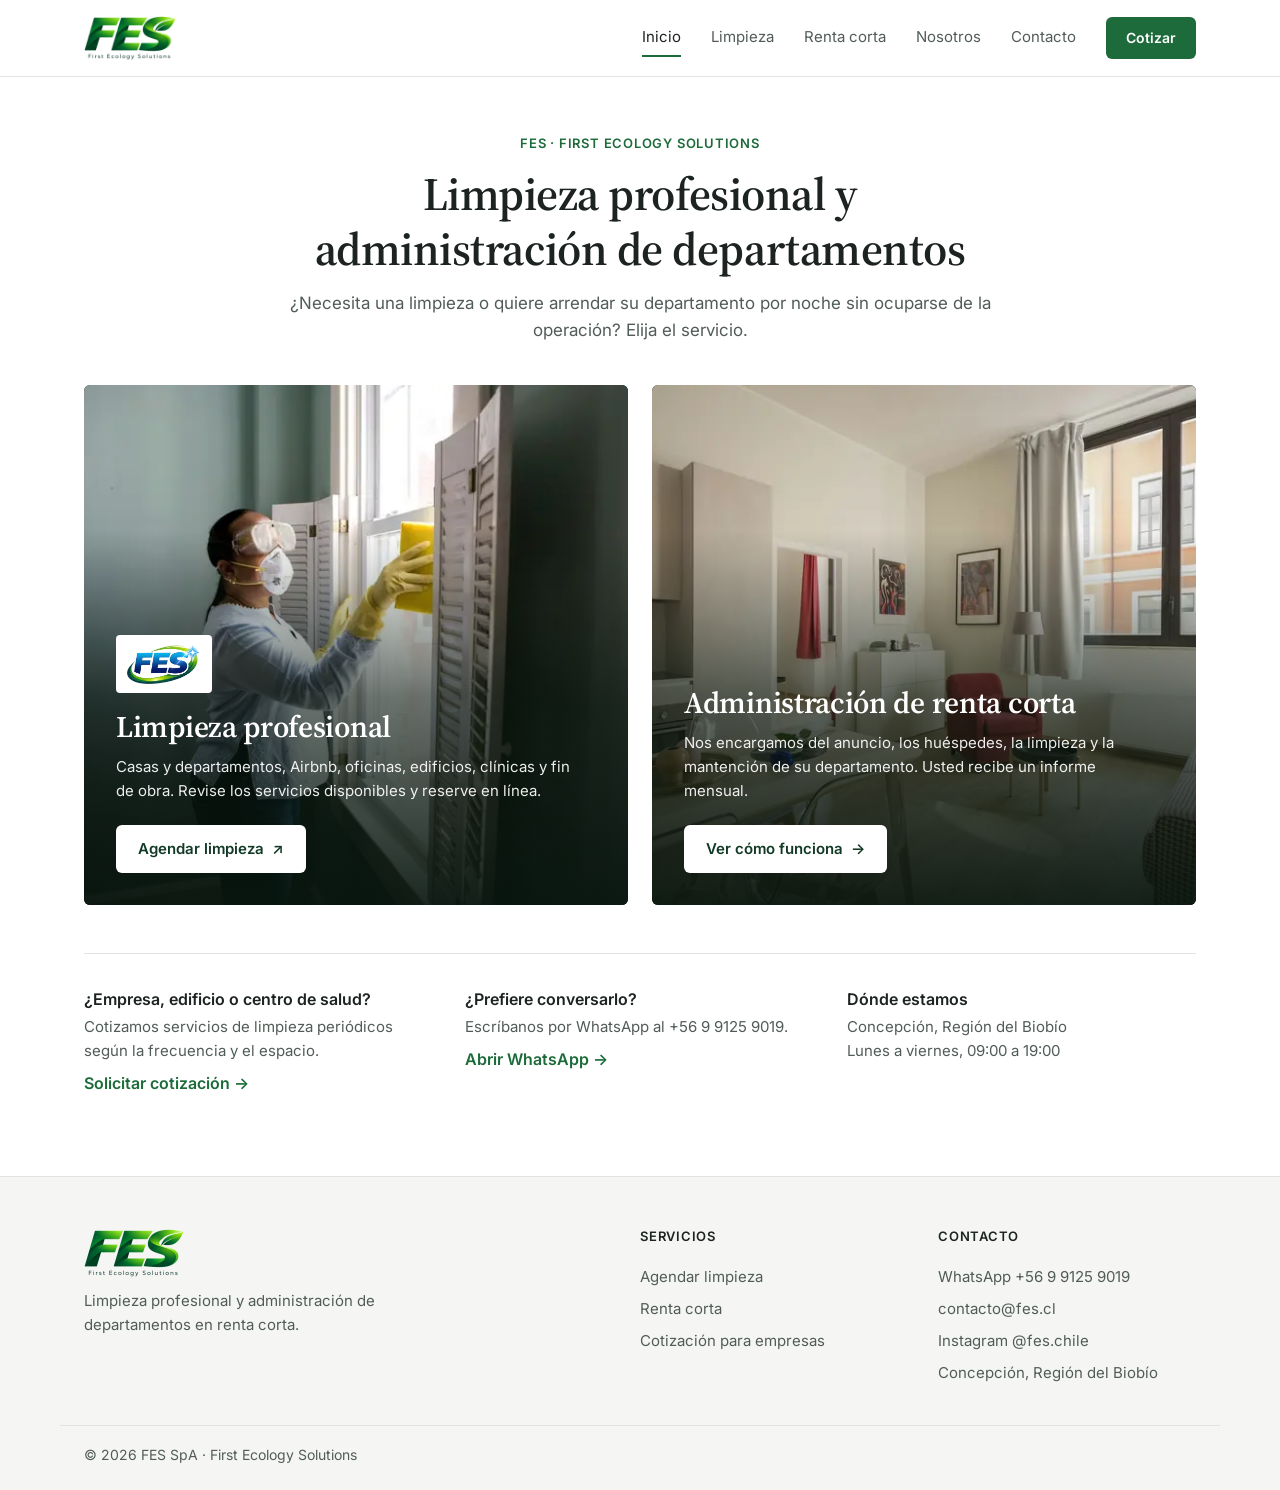
<file: index.html>
<!DOCTYPE html>
<html lang="es-CL">
<head>
  <meta charset="UTF-8" />
  <meta name="viewport" content="width=device-width, initial-scale=1.0" />
  <title>FES | Limpieza profesional y administración de renta corta en Concepción</title>
  <meta name="description" content="Agende una limpieza profesional en línea o deje la administración de su departamento en renta corta en manos de FES. Concepción, Región del Biobío." />
  <link rel="canonical" href="https://fes-web.renatocarrasco2007.workers.dev/" />
  <meta name="theme-color" content="#123a26" />
  <meta property="og:type" content="website" />
  <meta property="og:locale" content="es_CL" />
  <meta property="og:site_name" content="FES · First Ecology Solutions" />
  <meta property="og:title" content="FES | Limpieza profesional y administración de renta corta" />
  <meta property="og:description" content="Agende una limpieza en línea o solicite la evaluación de su departamento para renta corta." />
  <meta property="og:url" content="https://fes-web.renatocarrasco2007.workers.dev/" />
  <meta property="og:image" content="https://fes-web.renatocarrasco2007.workers.dev/assets/og-image.jpg" />
  <meta property="og:image:width" content="1200" />
  <meta property="og:image:height" content="630" />
  <meta name="twitter:card" content="summary_large_image" />
  <link rel="icon" type="image/png" sizes="48x48" href="assets/favicon-48.png" />
  <link rel="apple-touch-icon" href="assets/apple-touch-icon.png" />
  <link rel="preconnect" href="https://fonts.googleapis.com" />
  <link rel="preconnect" href="https://fonts.gstatic.com" crossorigin />
  <link href="https://fonts.googleapis.com/css2?family=Inter:wght@400;500;600&family=Source+Serif+4:opsz,wght@8..60,600&display=swap" rel="stylesheet" />
  <link rel="stylesheet" href="styles.css" />
  <link rel="preload" as="image" type="image/webp" href="assets/img/limpieza-800.webp" imagesrcset="assets/img/limpieza-800.webp 800w, assets/img/limpieza-1600.webp 1600w" imagesizes="(max-width: 800px) 100vw, 560px" />
</head>
<body>
  <a class="skip-link" href="#contenido">Saltar al contenido</a>

  <header class="header">
    <div class="container header__inner">
      <a href="index.html" class="header__logo" aria-label="FES, ir al inicio">
        <picture>
          <source srcset="assets/logo-fes.webp" type="image/webp" />
          <img src="assets/logo-fes.png" alt="FES First Ecology Solutions" width="400" height="192" />
        </picture>
      </a>
      <button class="nav-toggle" id="navToggle" type="button" aria-label="Abrir menú" aria-expanded="false" aria-controls="nav">
        <span></span><span></span><span></span>
      </button>
      <nav class="nav" id="nav" aria-label="Principal">
        <a href="index.html" aria-current="page">Inicio</a>
        <a href="https://www.tuu.cl/fes" data-link="booking" target="_blank" rel="noopener">Limpieza<span class="sr-only"> (abre la agenda en una pestaña nueva)</span></a>
        <a href="renta-corta.html">Renta corta</a>
        <a href="nosotros.html">Nosotros</a>
        <a href="contacto.html">Contacto</a>
        <a href="contacto.html" class="btn btn--primary btn--sm nav__cta">Cotizar</a>
      </nav>
    </div>
  </header>

  <main id="contenido">
    <section class="home">
      <div class="container">
        <div class="home__intro">
          <p class="kicker">FES · First Ecology Solutions</p>
          <h1>Limpieza profesional y administración de departamentos</h1>
          <p class="home__lead">¿Necesita una limpieza o quiere arrendar su departamento por noche sin ocuparse de la operación? Elija el servicio.</p>
        </div>

        <div class="choices">
          <a href="https://www.tuu.cl/fes" data-link="booking" target="_blank" rel="noopener" class="choice">
            <picture>
              <source type="image/webp" srcset="assets/img/limpieza-800.webp 800w, assets/img/limpieza-1600.webp 1600w" sizes="(max-width: 800px) 100vw, 560px" />
              <img src="assets/img/limpieza.jpg" alt="" width="1200" height="800" fetchpriority="high" />
            </picture>
            <div class="choice__body">
              <picture>
                <source srcset="assets/logo-limpieza.webp" type="image/webp" />
                <img class="choice__logo" src="assets/logo-limpieza.png" alt="" width="300" height="163" />
              </picture>
              <h2>Limpieza profesional</h2>
              <p>Casas y departamentos, Airbnb, oficinas, edificios, clínicas y fin de obra. Revise los servicios disponibles y reserve en línea.</p>
              <span class="choice__btn">Agendar limpieza <span aria-hidden="true">↗</span></span>
              <span class="sr-only"> (abre la agenda de FES en Tuu, en una pestaña nueva)</span>
            </div>
          </a>

          <a href="renta-corta.html" class="choice">
            <picture>
              <source type="image/webp" srcset="assets/img/renta-corta-800.webp 800w, assets/img/renta-corta-1600.webp 1600w" sizes="(max-width: 800px) 100vw, 560px" />
              <img src="assets/img/renta-corta.jpg" alt="" width="1200" height="800" />
            </picture>
            <div class="choice__body">
              <h2>Administración de renta corta</h2>
              <p>Nos encargamos del anuncio, los huéspedes, la limpieza y la mantención de su departamento. Usted recibe un informe mensual.</p>
              <span class="choice__btn">Ver cómo funciona <span aria-hidden="true">→</span></span>
            </div>
          </a>
        </div>

        <div class="home__extra">
          <div>
            <h2>¿Empresa, edificio o centro de salud?</h2>
            <p>Cotizamos servicios de limpieza periódicos según la frecuencia y el espacio.</p>
            <a href="contacto.html?servicio=empresa" class="link-arrow">Solicitar cotización</a>
          </div>
          <div data-show-if="whatsapp">
            <h2>¿Prefiere conversarlo?</h2>
            <p>Escríbanos por WhatsApp al <span data-text="whatsappLabel"></span>.</p>
            <a href="#" data-link="whatsapp" target="_blank" rel="noopener" class="link-arrow">Abrir WhatsApp<span class="sr-only"> (pestaña nueva)</span></a>
          </div>
          <div data-show-if="location hours">
            <h2>Dónde estamos</h2>
            <p><span data-text="location"></span><br /><span data-text="hours"></span></p>
          </div>
        </div>
      </div>
    </section>
  </main>

  <footer class="footer">
    <div class="container footer__inner">
      <div class="footer__brand">
        <picture>
          <source srcset="assets/logo-fes.webp" type="image/webp" />
          <img src="assets/logo-fes.png" alt="FES First Ecology Solutions" width="400" height="192" loading="lazy" />
        </picture>
        <p>Limpieza profesional y administración de departamentos en renta corta.</p>
      </div>
      <nav aria-label="Servicios">
        <h2>Servicios</h2>
        <a href="https://www.tuu.cl/fes" data-link="booking" target="_blank" rel="noopener">Agendar limpieza<span class="sr-only"> (pestaña nueva)</span></a>
        <a href="renta-corta.html">Renta corta</a>
        <a href="contacto.html?servicio=empresa">Cotización para empresas</a>
      </nav>
      <div>
        <h2>Contacto</h2>
        <a href="#" data-link="whatsapp" target="_blank" rel="noopener">WhatsApp <span data-text="whatsappLabel"></span></a>
        <a href="#" data-link="email"><span data-text="email"></span></a>
        <a href="#" data-link="instagram" target="_blank" rel="noopener">Instagram <span data-text="instagramLabel"></span></a>
        <p data-show-if="location" data-text="location"></p>
      </div>
    </div>
    <div class="container footer__bottom">© <span data-year></span> FES SpA · First Ecology Solutions</div>
  </footer>

  <script src="config.js"></script>
  <script src="script.js"></script>
</body>
</html>
</file>
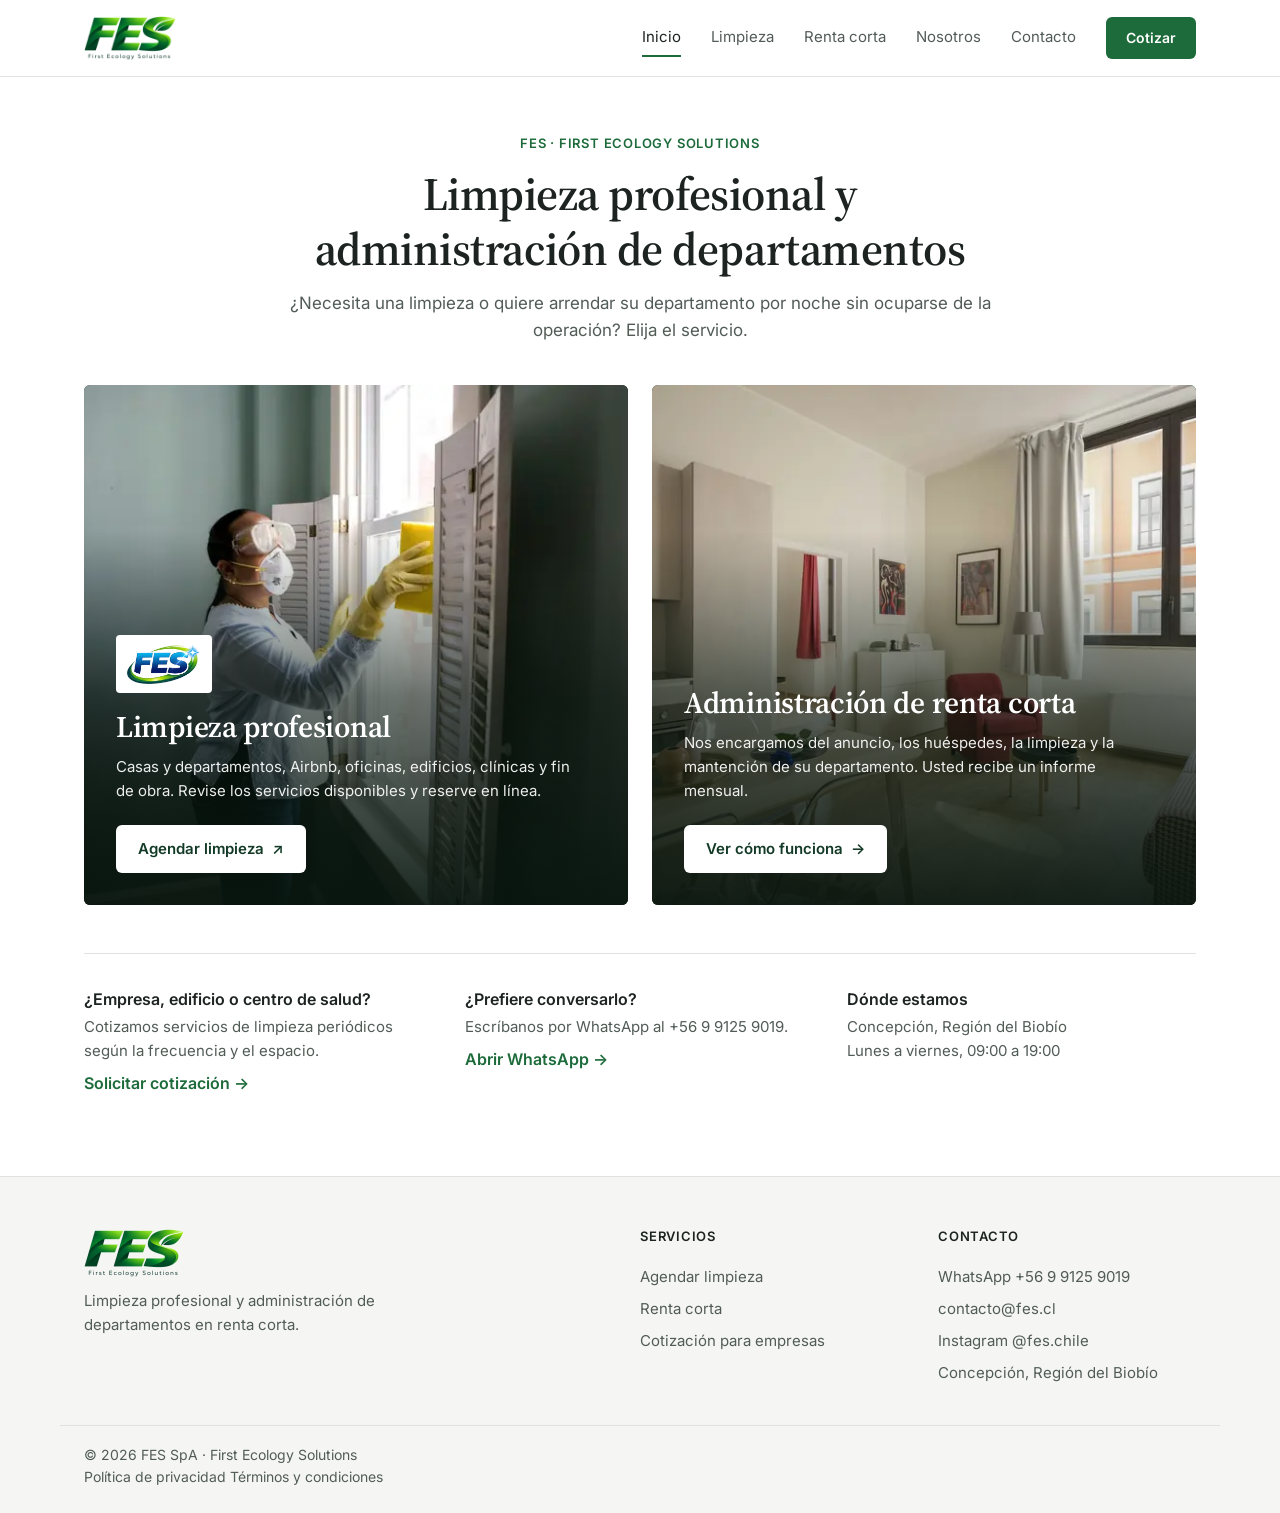
<file: public/index.html>
<!DOCTYPE html>
<html lang="es-CL">
<head>
  <meta charset="UTF-8" />
  <meta name="viewport" content="width=device-width, initial-scale=1.0" />
  <title>FES | Limpieza profesional y administración de renta corta en Concepción</title>
  <meta name="description" content="Agende una limpieza profesional en línea o deje la administración de su departamento en renta corta en manos de FES. Concepción, Región del Biobío." />
  <link rel="canonical" href="https://fesspa.cl/" />
  <meta name="theme-color" content="#123a26" />
  <meta property="og:type" content="website" />
  <meta property="og:locale" content="es_CL" />
  <meta property="og:site_name" content="FES · First Ecology Solutions" />
  <meta property="og:title" content="FES | Limpieza profesional y administración de renta corta" />
  <meta property="og:description" content="Agende una limpieza en línea o solicite la evaluación de su departamento para renta corta." />
  <meta property="og:url" content="https://fesspa.cl/" />
  <meta property="og:image" content="https://fesspa.cl/assets/og-image.jpg" />
  <meta property="og:image:width" content="1200" />
  <meta property="og:image:height" content="630" />
  <meta name="twitter:card" content="summary_large_image" />
  <link rel="icon" type="image/png" sizes="48x48" href="/assets/favicon-48.png" />
  <link rel="apple-touch-icon" href="/assets/apple-touch-icon.png" />
  <link rel="preconnect" href="https://fonts.googleapis.com" />
  <link rel="preconnect" href="https://fonts.gstatic.com" crossorigin />
  <link href="https://fonts.googleapis.com/css2?family=Inter:wght@400;500;600&family=Source+Serif+4:opsz,wght@8..60,600&display=swap" rel="stylesheet" />
  <link rel="stylesheet" href="/styles.css" />
  <link rel="preload" as="image" type="image/webp" href="/assets/img/limpieza-800.webp" imagesrcset="/assets/img/limpieza-800.webp 800w, /assets/img/limpieza-1600.webp 1600w" imagesizes="(max-width: 800px) 100vw, 560px" />
</head>
<body>
  <a class="skip-link" href="#contenido">Saltar al contenido</a>

  <header class="header">
    <div class="container header__inner">
      <a href="/" class="header__logo" aria-label="FES, ir al inicio">
        <picture>
          <source srcset="/assets/logo-fes.webp" type="image/webp" />
          <img src="/assets/logo-fes.png" alt="FES First Ecology Solutions" width="400" height="192" />
        </picture>
      </a>
      <button class="nav-toggle" id="navToggle" type="button" aria-label="Abrir menú" aria-expanded="false" aria-controls="nav">
        <span></span><span></span><span></span>
      </button>
      <nav class="nav" id="nav" aria-label="Principal">
        <a href="/" aria-current="page">Inicio</a>
        <a href="https://www.tuu.cl/fes" data-link="booking" target="_blank" rel="noopener">Limpieza<span class="sr-only"> (abre la agenda en una pestaña nueva)</span></a>
        <a href="/renta-corta">Renta corta</a>
        <a href="/nosotros">Nosotros</a>
        <a href="/contacto">Contacto</a>
        <a href="/contacto" class="btn btn--primary btn--sm nav__cta">Cotizar</a>
      </nav>
    </div>
  </header>

  <main id="contenido">
    <section class="home">
      <div class="container">
        <div class="home__intro">
          <p class="kicker">FES · First Ecology Solutions</p>
          <h1>Limpieza profesional y administración de departamentos</h1>
          <p class="home__lead">¿Necesita una limpieza o quiere arrendar su departamento por noche sin ocuparse de la operación? Elija el servicio.</p>
        </div>

        <div class="choices">
          <a href="https://www.tuu.cl/fes" data-link="booking" target="_blank" rel="noopener" class="choice">
            <picture>
              <source type="image/webp" srcset="/assets/img/limpieza-800.webp 800w, /assets/img/limpieza-1600.webp 1600w" sizes="(max-width: 800px) 100vw, 560px" />
              <img src="/assets/img/limpieza.jpg" alt="" width="1200" height="800" fetchpriority="high" />
            </picture>
            <div class="choice__body">
              <picture>
                <source srcset="/assets/logo-limpieza.webp" type="image/webp" />
                <img class="choice__logo" src="/assets/logo-limpieza.png" alt="" width="300" height="163" />
              </picture>
              <h2>Limpieza profesional</h2>
              <p>Casas y departamentos, Airbnb, oficinas, edificios, clínicas y fin de obra. Revise los servicios disponibles y reserve en línea.</p>
              <span class="choice__btn">Agendar limpieza <span aria-hidden="true">↗</span></span>
              <span class="sr-only"> (abre la agenda de FES en Tuu, en una pestaña nueva)</span>
            </div>
          </a>

          <a href="/renta-corta" class="choice">
            <picture>
              <source type="image/webp" srcset="/assets/img/renta-corta-800.webp 800w, /assets/img/renta-corta-1600.webp 1600w" sizes="(max-width: 800px) 100vw, 560px" />
              <img src="/assets/img/renta-corta.jpg" alt="" width="1200" height="800" />
            </picture>
            <div class="choice__body">
              <h2>Administración de renta corta</h2>
              <p>Nos encargamos del anuncio, los huéspedes, la limpieza y la mantención de su departamento. Usted recibe un informe mensual.</p>
              <span class="choice__btn">Ver cómo funciona <span aria-hidden="true">→</span></span>
            </div>
          </a>
        </div>

        <div class="home__extra">
          <div>
            <h2>¿Empresa, edificio o centro de salud?</h2>
            <p>Cotizamos servicios de limpieza periódicos según la frecuencia y el espacio.</p>
            <a href="/contacto?servicio=empresa" class="link-arrow">Solicitar cotización</a>
          </div>
          <div data-show-if="whatsapp">
            <h2>¿Prefiere conversarlo?</h2>
            <p>Escríbanos por WhatsApp al <span data-text="whatsappLabel"></span>.</p>
            <a href="#" data-link="whatsapp" target="_blank" rel="noopener" class="link-arrow">Abrir WhatsApp<span class="sr-only"> (pestaña nueva)</span></a>
          </div>
          <div data-show-if="location hours">
            <h2>Dónde estamos</h2>
            <p><span data-text="location"></span><br /><span data-text="hours"></span></p>
          </div>
        </div>
      </div>
    </section>
  </main>

  <footer class="footer">
    <div class="container footer__inner">
      <div class="footer__brand">
        <picture>
          <source srcset="/assets/logo-fes.webp" type="image/webp" />
          <img src="/assets/logo-fes.png" alt="FES First Ecology Solutions" width="400" height="192" loading="lazy" />
        </picture>
        <p>Limpieza profesional y administración de departamentos en renta corta.</p>
      </div>
      <nav aria-label="Servicios">
        <h2>Servicios</h2>
        <a href="https://www.tuu.cl/fes" data-link="booking" target="_blank" rel="noopener">Agendar limpieza<span class="sr-only"> (pestaña nueva)</span></a>
        <a href="/renta-corta">Renta corta</a>
        <a href="/contacto?servicio=empresa">Cotización para empresas</a>
      </nav>
      <div>
        <h2>Contacto</h2>
        <a href="#" data-link="whatsapp" target="_blank" rel="noopener">WhatsApp <span data-text="whatsappLabel"></span></a>
        <a href="#" data-link="email"><span data-text="email"></span></a>
        <a href="#" data-link="instagram" target="_blank" rel="noopener">Instagram <span data-text="instagramLabel"></span></a>
        <p data-show-if="location" data-text="location"></p>
      </div>
    </div>
    <div class="container footer__bottom footer__legal">
      <p>© <span data-year></span> FES SpA · First Ecology Solutions<span data-show-if="rut"> · RUT <span data-text="rut"></span></span></p>
      <nav aria-label="Información legal">
        <a href="/privacidad">Política de privacidad</a>
        <a href="/terminos">Términos y condiciones</a>
      </nav>
    </div>
  </footer>

  <script src="/config.js"></script>
  <script src="/script.js"></script>
</body>
</html>
</file>
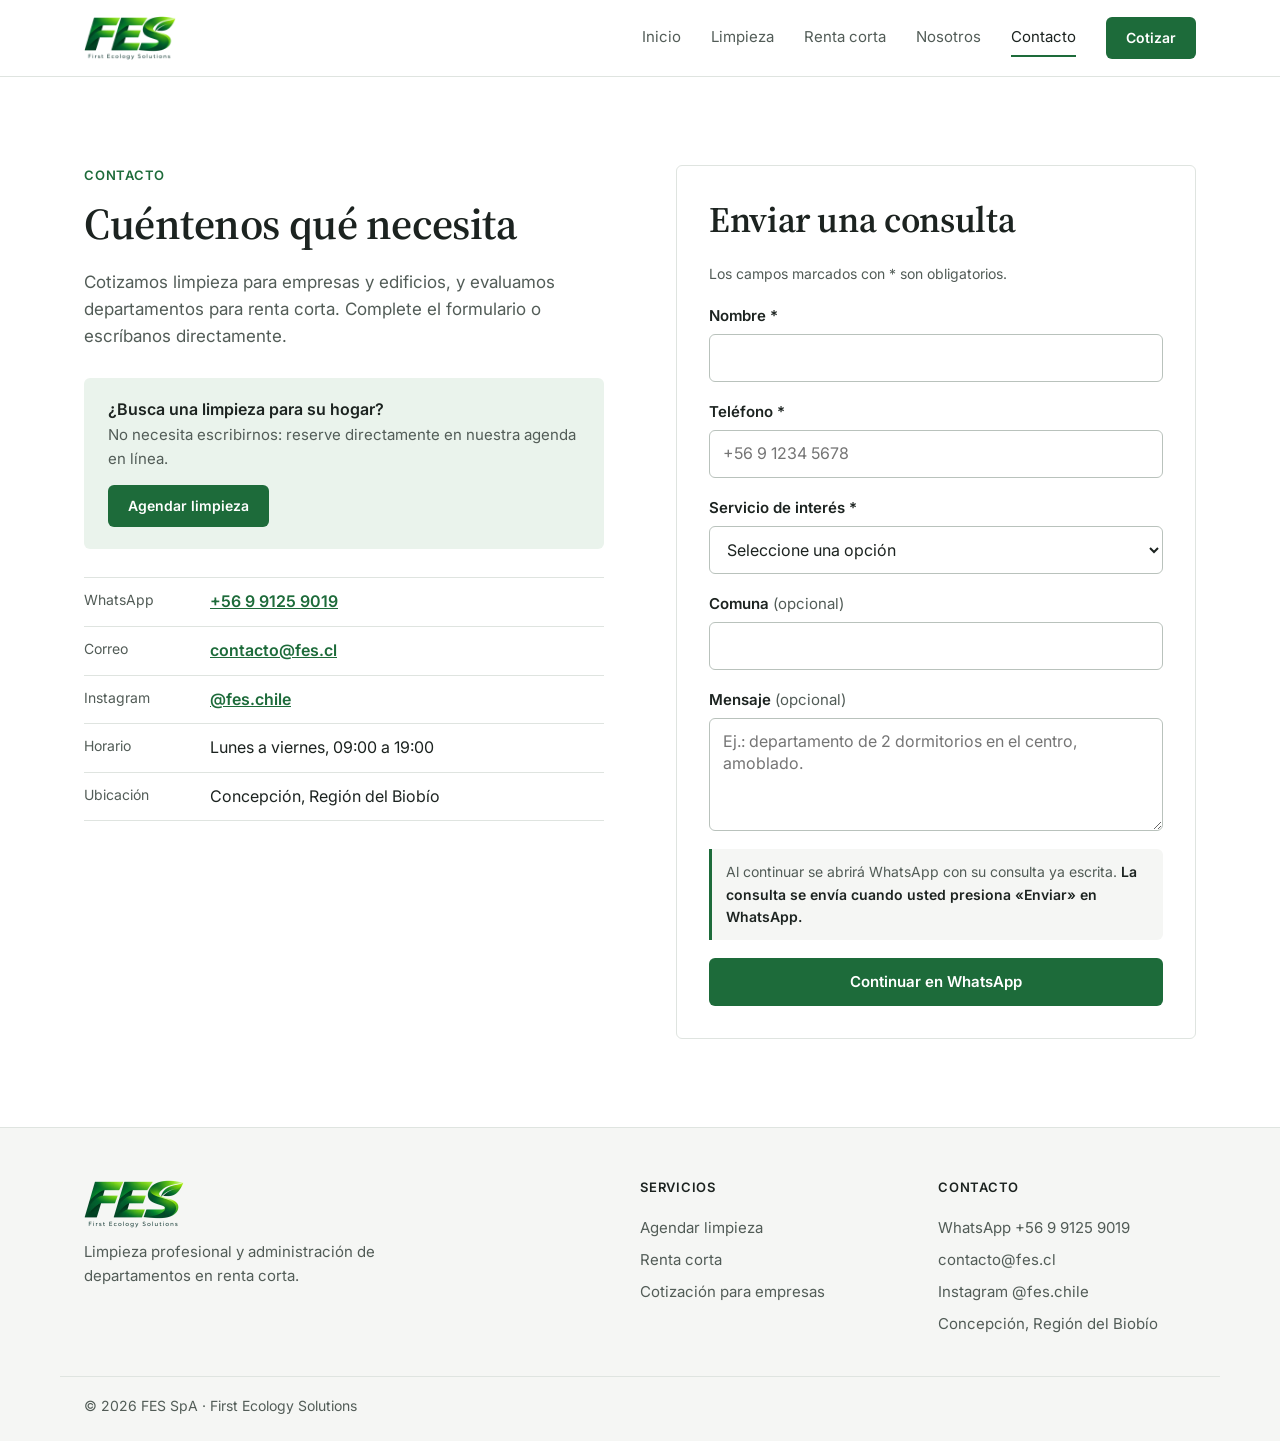
<file: contacto.html>
<!DOCTYPE html>
<html lang="es-CL">
<head>
  <meta charset="UTF-8" />
  <meta name="viewport" content="width=device-width, initial-scale=1.0" />
  <title>Contacto y cotizaciones | FES · First Ecology Solutions</title>
  <meta name="description" content="Escriba a FES por WhatsApp o correo para cotizar limpieza para su empresa o evaluar la administración de su departamento en renta corta." />
  <link rel="canonical" href="https://fes-web.renatocarrasco2007.workers.dev/contacto" />
  <meta name="theme-color" content="#123a26" />
  <meta property="og:type" content="website" />
  <meta property="og:locale" content="es_CL" />
  <meta property="og:site_name" content="FES · First Ecology Solutions" />
  <meta property="og:title" content="Contacto y cotizaciones | FES" />
  <meta property="og:description" content="Cotice limpieza para su empresa o solicite la evaluación de su departamento para renta corta." />
  <meta property="og:url" content="https://fes-web.renatocarrasco2007.workers.dev/contacto" />
  <meta property="og:image" content="https://fes-web.renatocarrasco2007.workers.dev/assets/og-image.jpg" />
  <meta property="og:image:width" content="1200" />
  <meta property="og:image:height" content="630" />
  <meta name="twitter:card" content="summary_large_image" />
  <link rel="icon" type="image/png" sizes="48x48" href="assets/favicon-48.png" />
  <link rel="apple-touch-icon" href="assets/apple-touch-icon.png" />
  <link rel="preconnect" href="https://fonts.googleapis.com" />
  <link rel="preconnect" href="https://fonts.gstatic.com" crossorigin />
  <link href="https://fonts.googleapis.com/css2?family=Inter:wght@400;500;600&family=Source+Serif+4:opsz,wght@8..60,600&display=swap" rel="stylesheet" />
  <link rel="stylesheet" href="styles.css" />
</head>
<body>
  <a class="skip-link" href="#contenido">Saltar al contenido</a>

  <header class="header">
    <div class="container header__inner">
      <a href="index.html" class="header__logo" aria-label="FES, ir al inicio">
        <picture>
          <source srcset="assets/logo-fes.webp" type="image/webp" />
          <img src="assets/logo-fes.png" alt="FES First Ecology Solutions" width="400" height="192" />
        </picture>
      </a>
      <button class="nav-toggle" id="navToggle" type="button" aria-label="Abrir menú" aria-expanded="false" aria-controls="nav">
        <span></span><span></span><span></span>
      </button>
      <nav class="nav" id="nav" aria-label="Principal">
        <a href="index.html">Inicio</a>
        <a href="https://www.tuu.cl/fes" data-link="booking" target="_blank" rel="noopener">Limpieza<span class="sr-only"> (abre la agenda en una pestaña nueva)</span></a>
        <a href="renta-corta.html">Renta corta</a>
        <a href="nosotros.html">Nosotros</a>
        <a href="contacto.html" aria-current="page">Contacto</a>
        <a href="contacto.html" class="btn btn--primary btn--sm nav__cta">Cotizar</a>
      </nav>
    </div>
  </header>

  <main id="contenido">
    <section class="section">
      <div class="container split split--top">
        <div>
          <p class="kicker">Contacto</p>
          <h1 class="page-title">Cuéntenos qué necesita</h1>
          <p class="body-lg">Cotizamos limpieza para empresas y edificios, y evaluamos departamentos para renta corta. Complete el formulario o escríbanos directamente.</p>

          <div class="booking-note">
            <h2>¿Busca una limpieza para su hogar?</h2>
            <p>No necesita escribirnos: reserve directamente en nuestra agenda en línea.</p>
            <a href="https://www.tuu.cl/fes" data-link="booking" target="_blank" rel="noopener" class="btn btn--primary btn--sm">Agendar limpieza<span class="sr-only"> (pestaña nueva)</span></a>
          </div>

          <dl class="facts facts--compact">
            <div data-show-if="whatsapp"><dt>WhatsApp</dt><dd><a href="#" data-link="whatsapp" target="_blank" rel="noopener"><span data-text="whatsappLabel"></span><span class="sr-only"> (pestaña nueva)</span></a></dd></div>
            <div data-show-if="email"><dt>Correo</dt><dd><a href="#" data-link="email"><span data-text="email"></span></a></dd></div>
            <div data-show-if="instagram"><dt>Instagram</dt><dd><a href="#" data-link="instagram" target="_blank" rel="noopener"><span data-text="instagramLabel"></span><span class="sr-only"> (pestaña nueva)</span></a></dd></div>
            <div data-show-if="hours"><dt>Horario</dt><dd data-text="hours"></dd></div>
            <div data-show-if="location"><dt>Ubicación</dt><dd data-text="location"></dd></div>
          </dl>
        </div>

        <div class="form-wrap">
          <form class="form" id="contactForm" novalidate aria-labelledby="form-title">
            <h2 id="form-title" class="form__title">Enviar una consulta</h2>
            <p class="form__hint">Los campos marcados con <span aria-hidden="true">*</span><span class="sr-only">asterisco</span> son obligatorios.</p>

            <div class="field">
              <label for="nombre">Nombre <span aria-hidden="true">*</span></label>
              <input id="nombre" name="nombre" type="text" autocomplete="name" required aria-describedby="nombre-error" />
              <p class="field__error" id="nombre-error" hidden></p>
            </div>

            <div class="field">
              <label for="telefono">Teléfono <span aria-hidden="true">*</span></label>
              <input id="telefono" name="telefono" type="tel" inputmode="tel" autocomplete="tel" placeholder="+56 9 1234 5678" required aria-describedby="telefono-error" />
              <p class="field__error" id="telefono-error" hidden></p>
            </div>

            <div class="field">
              <label for="servicio">Servicio de interés <span aria-hidden="true">*</span></label>
              <select id="servicio" name="servicio" required aria-describedby="servicio-error">
                <option value="">Seleccione una opción</option>
                <option value="renta-corta">Administración de departamento en renta corta</option>
                <option value="empresa">Limpieza para empresa, edificio o centro de salud</option>
                <option value="fin-de-obra">Limpieza de fin de obra</option>
                <option value="limpieza">Otra consulta sobre limpieza</option>
                <option value="otro">Otra consulta</option>
              </select>
              <p class="field__error" id="servicio-error" hidden></p>
            </div>

            <div class="field">
              <label for="comuna">Comuna <span class="field__opt">(opcional)</span></label>
              <input id="comuna" name="comuna" type="text" autocomplete="address-level2" />
            </div>

            <div class="field">
              <label for="mensaje">Mensaje <span class="field__opt">(opcional)</span></label>
              <textarea id="mensaje" name="mensaje" rows="4" placeholder="Ej.: departamento de 2 dormitorios en el centro, amoblado."></textarea>
            </div>

            <p class="form__channel" id="formChannel">Al continuar se abrirá WhatsApp con su consulta ya escrita. <strong>La consulta se envía cuando usted presiona «Enviar» en WhatsApp.</strong></p>
            <button type="submit" class="btn btn--primary btn--block">Continuar en WhatsApp</button>
          </form>

          <div class="form-status" id="formStatus" role="status" tabindex="-1" hidden></div>
        </div>
      </div>
    </section>
  </main>

  <footer class="footer">
    <div class="container footer__inner">
      <div class="footer__brand">
        <picture>
          <source srcset="assets/logo-fes.webp" type="image/webp" />
          <img src="assets/logo-fes.png" alt="FES First Ecology Solutions" width="400" height="192" loading="lazy" />
        </picture>
        <p>Limpieza profesional y administración de departamentos en renta corta.</p>
      </div>
      <nav aria-label="Servicios">
        <h2>Servicios</h2>
        <a href="https://www.tuu.cl/fes" data-link="booking" target="_blank" rel="noopener">Agendar limpieza<span class="sr-only"> (pestaña nueva)</span></a>
        <a href="renta-corta.html">Renta corta</a>
        <a href="contacto.html?servicio=empresa">Cotización para empresas</a>
      </nav>
      <div>
        <h2>Contacto</h2>
        <a href="#" data-link="whatsapp" target="_blank" rel="noopener">WhatsApp <span data-text="whatsappLabel"></span></a>
        <a href="#" data-link="email"><span data-text="email"></span></a>
        <a href="#" data-link="instagram" target="_blank" rel="noopener">Instagram <span data-text="instagramLabel"></span></a>
        <p data-show-if="location" data-text="location"></p>
      </div>
    </div>
    <div class="container footer__bottom">© <span data-year></span> FES SpA · First Ecology Solutions</div>
  </footer>

  <script src="config.js"></script>
  <script src="script.js"></script>
</body>
</html>
</file>
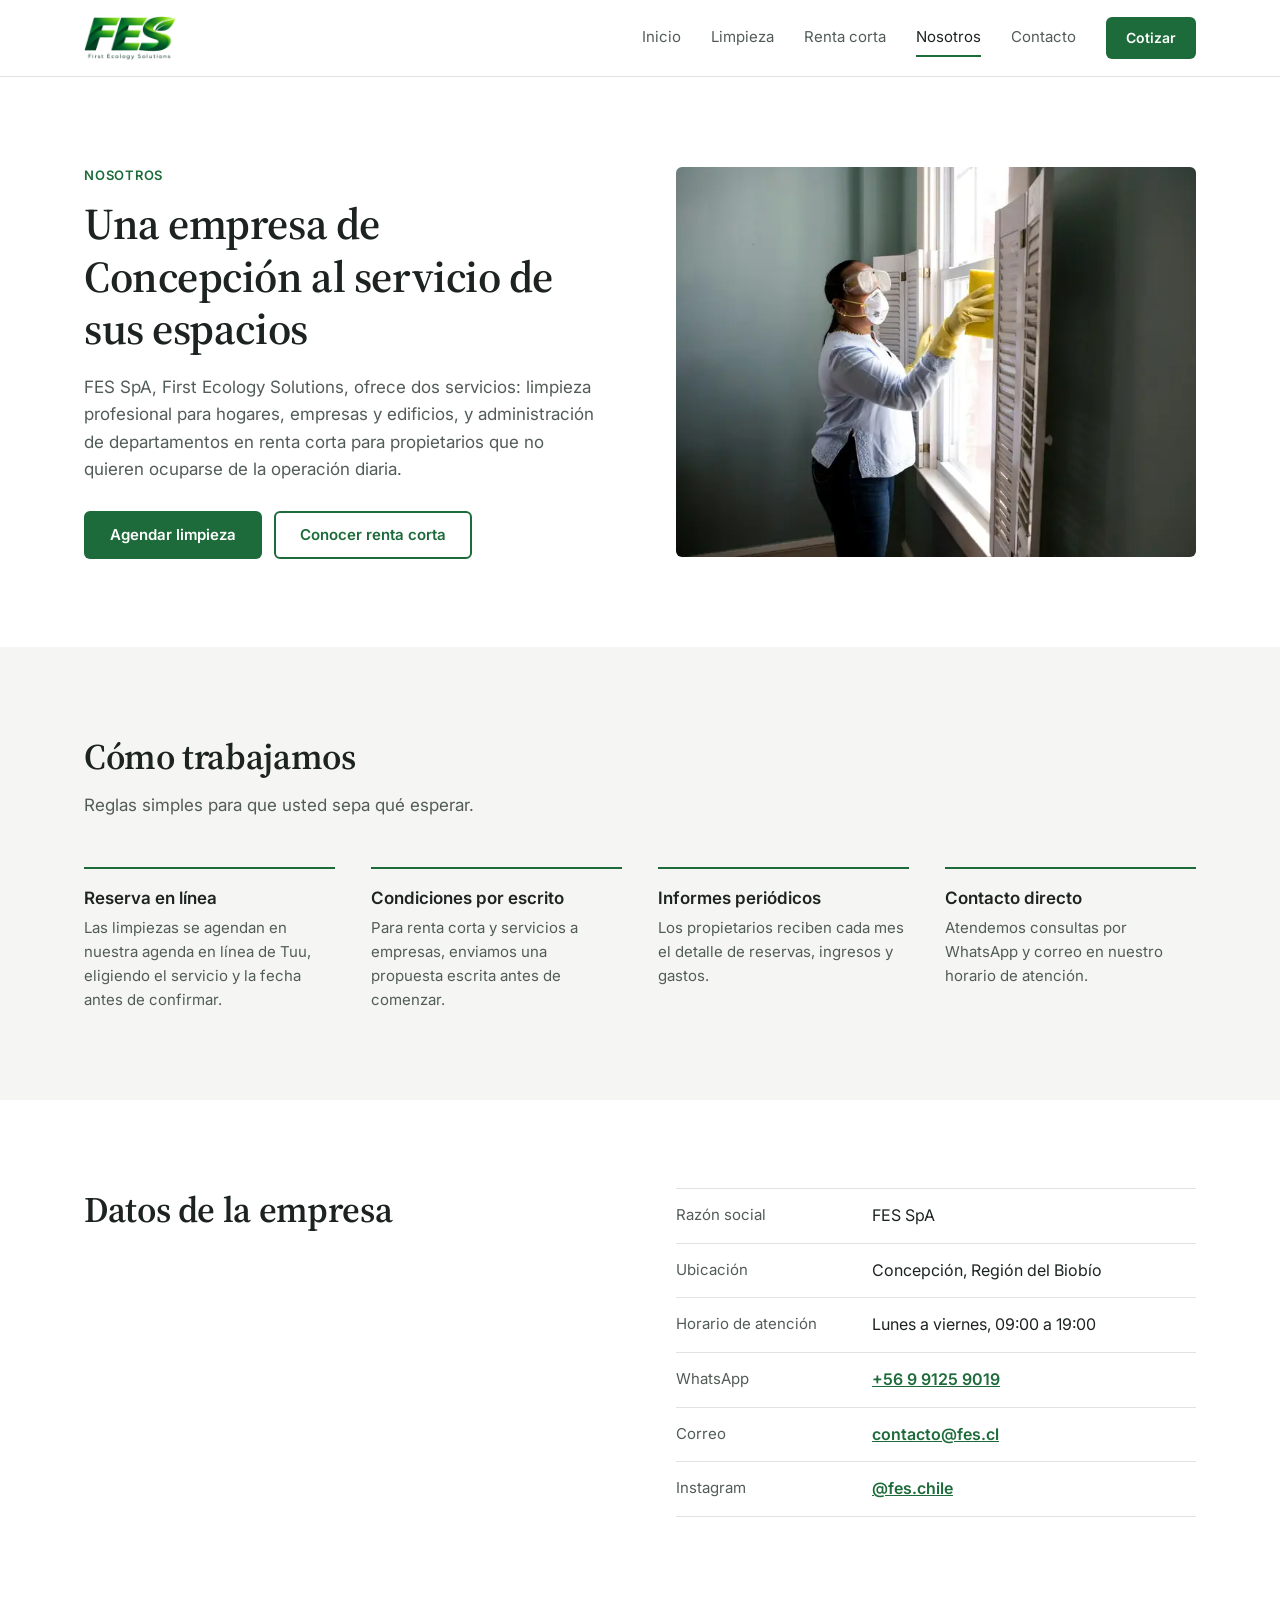
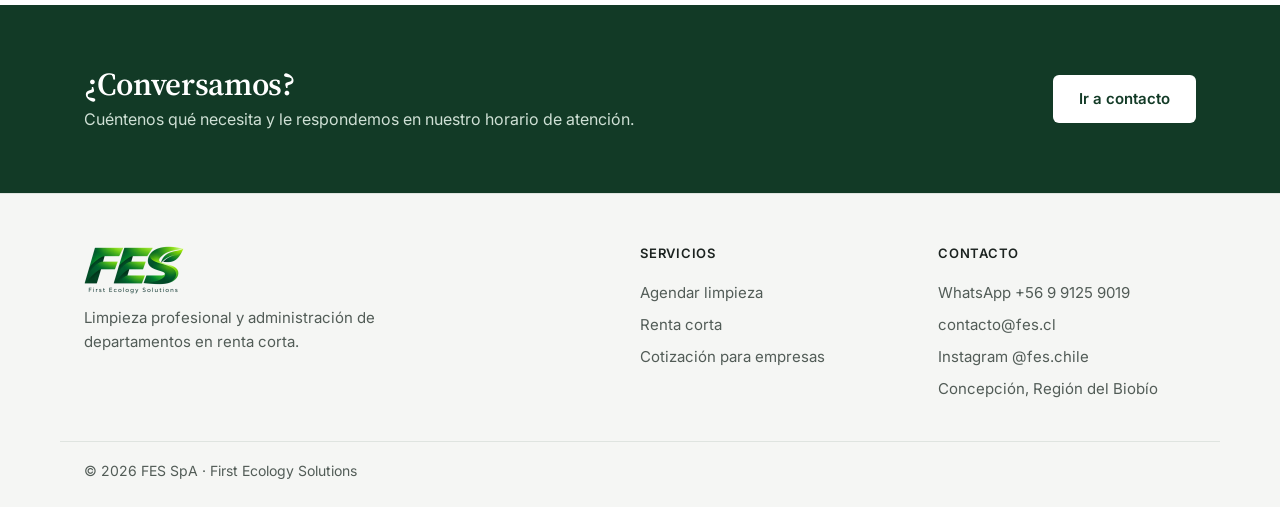
<file: nosotros.html>
<!DOCTYPE html>
<html lang="es-CL">
<head>
  <meta charset="UTF-8" />
  <meta name="viewport" content="width=device-width, initial-scale=1.0" />
  <title>Quiénes somos | FES · First Ecology Solutions</title>
  <meta name="description" content="FES SpA es una empresa de Concepción que ofrece limpieza profesional y administración de departamentos en renta corta. Conozca cómo trabajamos." />
  <link rel="canonical" href="https://fes-web.renatocarrasco2007.workers.dev/nosotros" />
  <meta name="theme-color" content="#123a26" />
  <meta property="og:type" content="website" />
  <meta property="og:locale" content="es_CL" />
  <meta property="og:site_name" content="FES · First Ecology Solutions" />
  <meta property="og:title" content="Quiénes somos | FES · First Ecology Solutions" />
  <meta property="og:description" content="Empresa de Concepción dedicada a la limpieza profesional y a la administración de departamentos en renta corta." />
  <meta property="og:url" content="https://fes-web.renatocarrasco2007.workers.dev/nosotros" />
  <meta property="og:image" content="https://fes-web.renatocarrasco2007.workers.dev/assets/og-image.jpg" />
  <meta property="og:image:width" content="1200" />
  <meta property="og:image:height" content="630" />
  <meta name="twitter:card" content="summary_large_image" />
  <link rel="icon" type="image/png" sizes="48x48" href="assets/favicon-48.png" />
  <link rel="apple-touch-icon" href="assets/apple-touch-icon.png" />
  <link rel="preconnect" href="https://fonts.googleapis.com" />
  <link rel="preconnect" href="https://fonts.gstatic.com" crossorigin />
  <link href="https://fonts.googleapis.com/css2?family=Inter:wght@400;500;600&family=Source+Serif+4:opsz,wght@8..60,600&display=swap" rel="stylesheet" />
  <link rel="stylesheet" href="styles.css" />
</head>
<body>
  <a class="skip-link" href="#contenido">Saltar al contenido</a>

  <header class="header">
    <div class="container header__inner">
      <a href="index.html" class="header__logo" aria-label="FES, ir al inicio">
        <picture>
          <source srcset="assets/logo-fes.webp" type="image/webp" />
          <img src="assets/logo-fes.png" alt="FES First Ecology Solutions" width="400" height="192" />
        </picture>
      </a>
      <button class="nav-toggle" id="navToggle" type="button" aria-label="Abrir menú" aria-expanded="false" aria-controls="nav">
        <span></span><span></span><span></span>
      </button>
      <nav class="nav" id="nav" aria-label="Principal">
        <a href="index.html">Inicio</a>
        <a href="https://www.tuu.cl/fes" data-link="booking" target="_blank" rel="noopener">Limpieza<span class="sr-only"> (abre la agenda en una pestaña nueva)</span></a>
        <a href="renta-corta.html">Renta corta</a>
        <a href="nosotros.html" aria-current="page">Nosotros</a>
        <a href="contacto.html">Contacto</a>
        <a href="contacto.html" class="btn btn--primary btn--sm nav__cta">Cotizar</a>
      </nav>
    </div>
  </header>

  <main id="contenido">
    <section class="section">
      <div class="container split">
        <div>
          <p class="kicker">Nosotros</p>
          <h1 class="page-title">Una empresa de Concepción al servicio de sus espacios</h1>
          <p class="body-lg">FES SpA, First Ecology Solutions, ofrece dos servicios: limpieza profesional para hogares, empresas y edificios, y administración de departamentos en renta corta para propietarios que no quieren ocuparse de la operación diaria.</p>
          <div class="btn-row">
            <a href="https://www.tuu.cl/fes" data-link="booking" target="_blank" rel="noopener" class="btn btn--primary">Agendar limpieza<span class="sr-only"> (pestaña nueva)</span></a>
            <a href="renta-corta.html" class="btn btn--secondary">Conocer renta corta</a>
          </div>
        </div>
        <picture>
          <source type="image/webp" srcset="assets/img/limpieza-800.webp 800w, assets/img/limpieza-1600.webp 1600w" sizes="(max-width: 800px) 100vw, 540px" />
          <img class="split__img" src="assets/img/limpieza.jpg" alt="Persona con guantes y mascarilla limpiando una ventana" width="1200" height="800" fetchpriority="high" />
        </picture>
      </div>
    </section>

    <section class="section section--alt" aria-labelledby="t-como">
      <div class="container">
        <div class="section__head">
          <h2 id="t-como">Cómo trabajamos</h2>
          <p>Reglas simples para que usted sepa qué esperar.</p>
        </div>
        <ul class="values">
          <li><h3>Reserva en línea</h3><p>Las limpiezas se agendan en nuestra agenda en línea de Tuu, eligiendo el servicio y la fecha antes de confirmar.</p></li>
          <li><h3>Condiciones por escrito</h3><p>Para renta corta y servicios a empresas, enviamos una propuesta escrita antes de comenzar.</p></li>
          <li><h3>Informes periódicos</h3><p>Los propietarios reciben cada mes el detalle de reservas, ingresos y gastos.</p></li>
          <li><h3>Contacto directo</h3><p>Atendemos consultas por WhatsApp y correo en nuestro horario de atención.</p></li>
        </ul>
      </div>
    </section>

    <section class="section" aria-labelledby="t-datos">
      <div class="container split split--top">
        <h2 id="t-datos">Datos de la empresa</h2>
        <dl class="facts">
          <div><dt>Razón social</dt><dd>FES SpA</dd></div>
          <div data-show-if="location"><dt>Ubicación</dt><dd data-text="location"></dd></div>
          <div data-show-if="hours"><dt>Horario de atención</dt><dd data-text="hours"></dd></div>
          <div data-show-if="whatsapp"><dt>WhatsApp</dt><dd><a href="#" data-link="whatsapp" target="_blank" rel="noopener"><span data-text="whatsappLabel"></span><span class="sr-only"> (pestaña nueva)</span></a></dd></div>
          <div data-show-if="email"><dt>Correo</dt><dd><a href="#" data-link="email"><span data-text="email"></span></a></dd></div>
          <div data-show-if="instagram"><dt>Instagram</dt><dd><a href="#" data-link="instagram" target="_blank" rel="noopener"><span data-text="instagramLabel"></span><span class="sr-only"> (pestaña nueva)</span></a></dd></div>
        </dl>
      </div>
    </section>

    <section class="cta">
      <div class="container cta__inner">
        <div>
          <h2>¿Conversamos?</h2>
          <p>Cuéntenos qué necesita y le respondemos en nuestro horario de atención.</p>
        </div>
        <a href="contacto.html" class="btn btn--light">Ir a contacto</a>
      </div>
    </section>
  </main>

  <footer class="footer">
    <div class="container footer__inner">
      <div class="footer__brand">
        <picture>
          <source srcset="assets/logo-fes.webp" type="image/webp" />
          <img src="assets/logo-fes.png" alt="FES First Ecology Solutions" width="400" height="192" loading="lazy" />
        </picture>
        <p>Limpieza profesional y administración de departamentos en renta corta.</p>
      </div>
      <nav aria-label="Servicios">
        <h2>Servicios</h2>
        <a href="https://www.tuu.cl/fes" data-link="booking" target="_blank" rel="noopener">Agendar limpieza<span class="sr-only"> (pestaña nueva)</span></a>
        <a href="renta-corta.html">Renta corta</a>
        <a href="contacto.html?servicio=empresa">Cotización para empresas</a>
      </nav>
      <div>
        <h2>Contacto</h2>
        <a href="#" data-link="whatsapp" target="_blank" rel="noopener">WhatsApp <span data-text="whatsappLabel"></span></a>
        <a href="#" data-link="email"><span data-text="email"></span></a>
        <a href="#" data-link="instagram" target="_blank" rel="noopener">Instagram <span data-text="instagramLabel"></span></a>
        <p data-show-if="location" data-text="location"></p>
      </div>
    </div>
    <div class="container footer__bottom">© <span data-year></span> FES SpA · First Ecology Solutions</div>
  </footer>

  <script src="config.js"></script>
  <script src="script.js"></script>
</body>
</html>
</file>
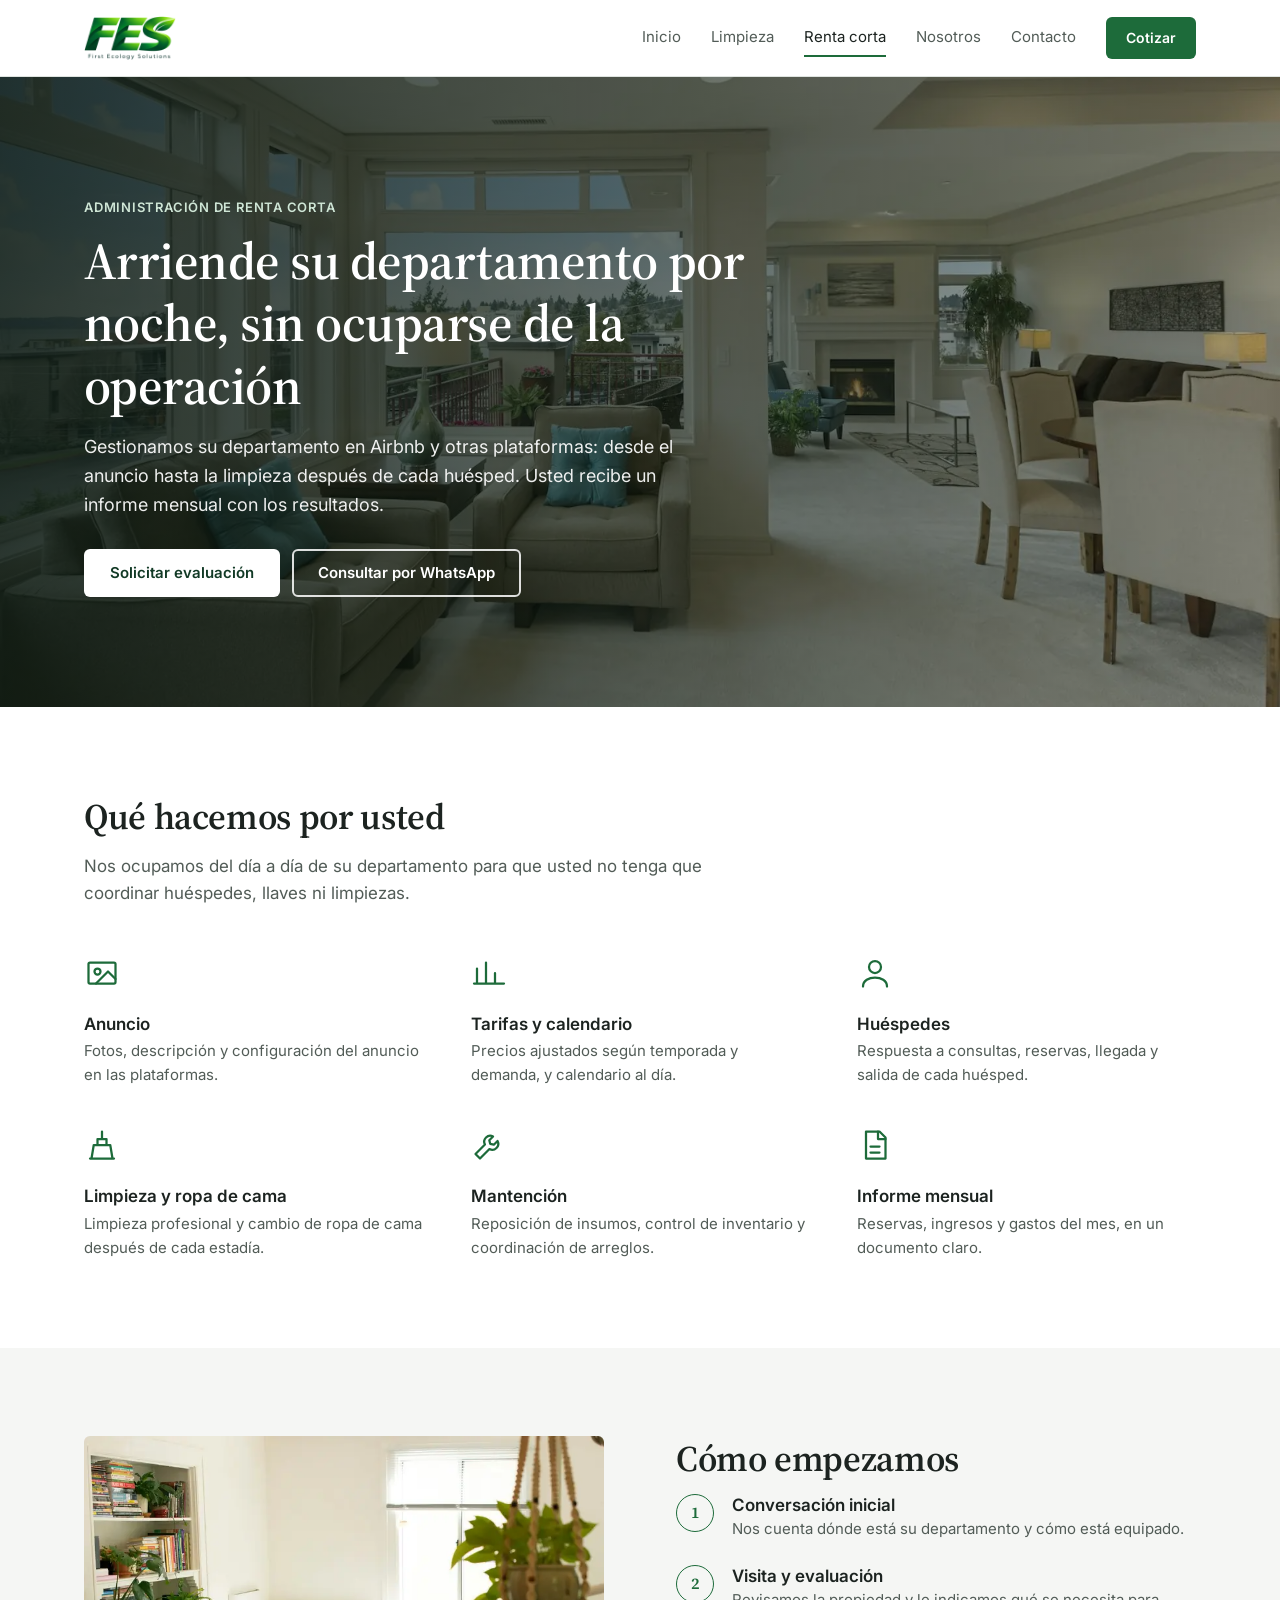
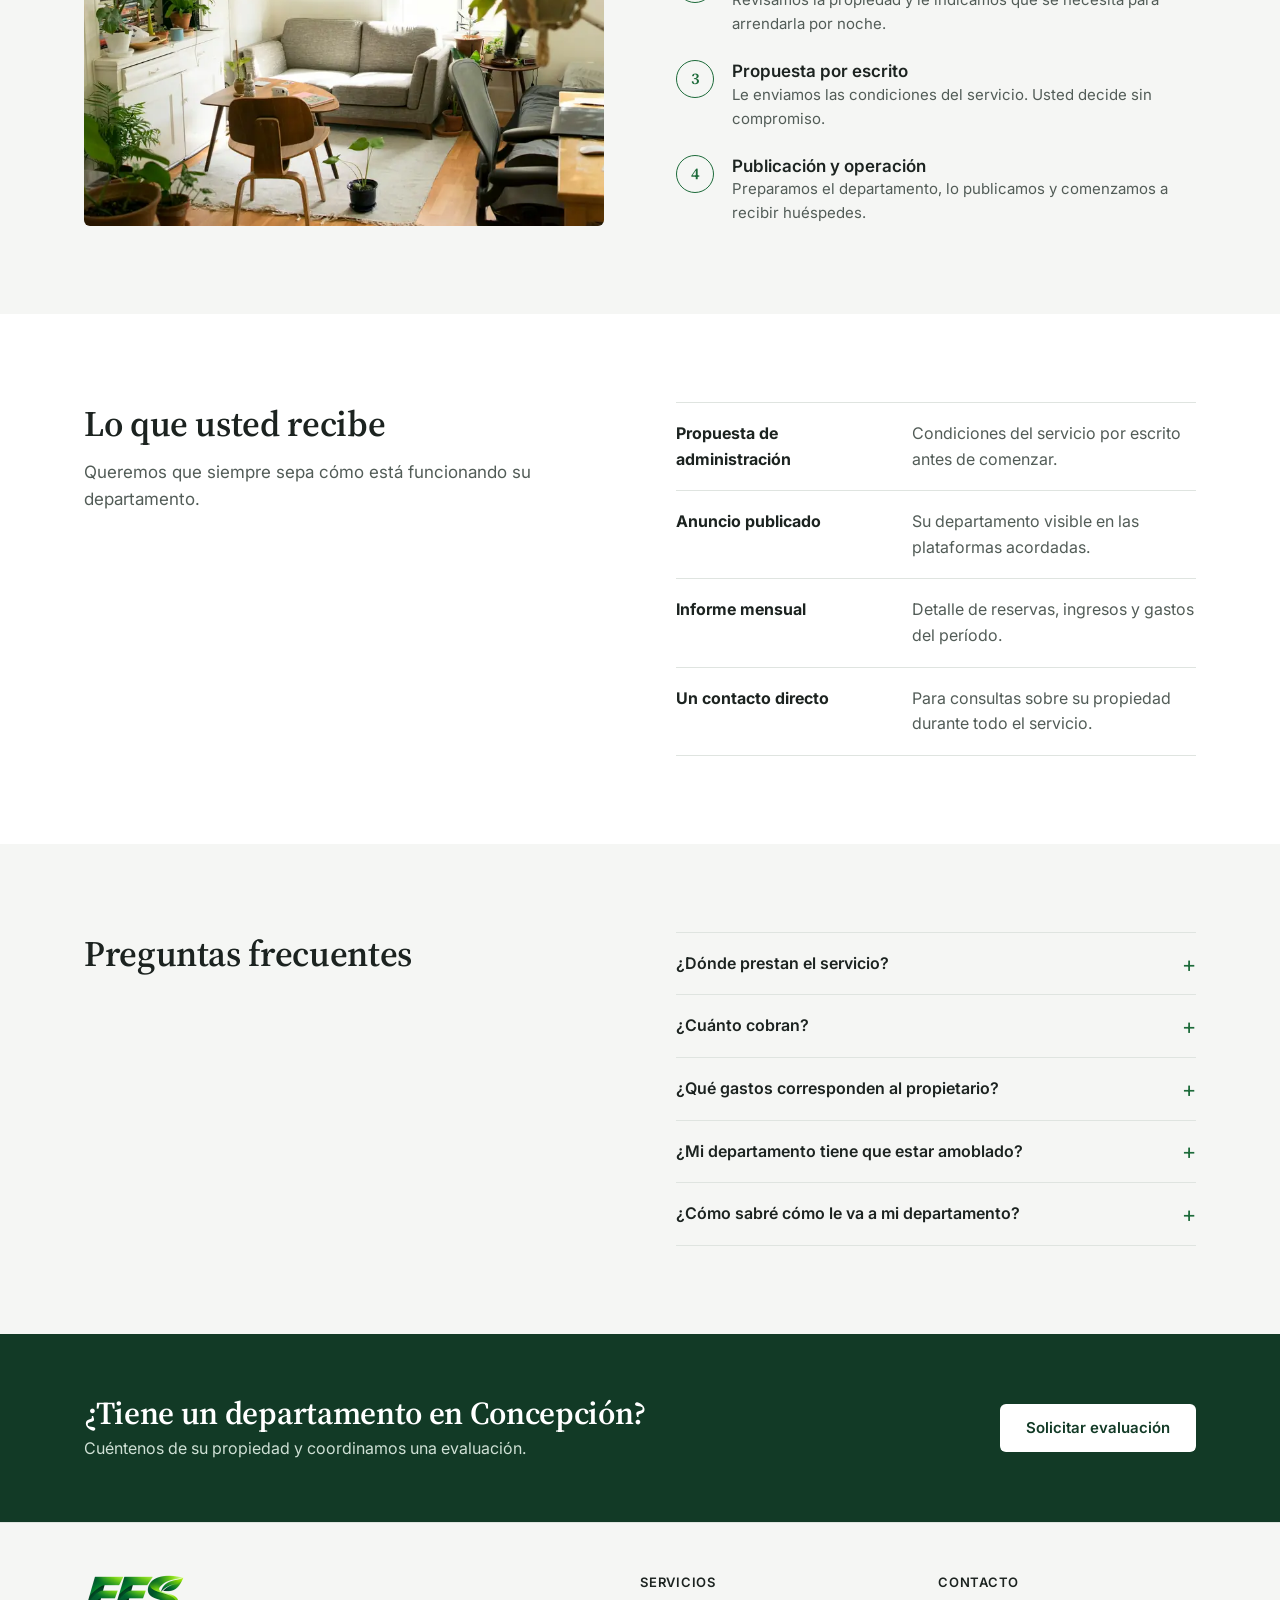
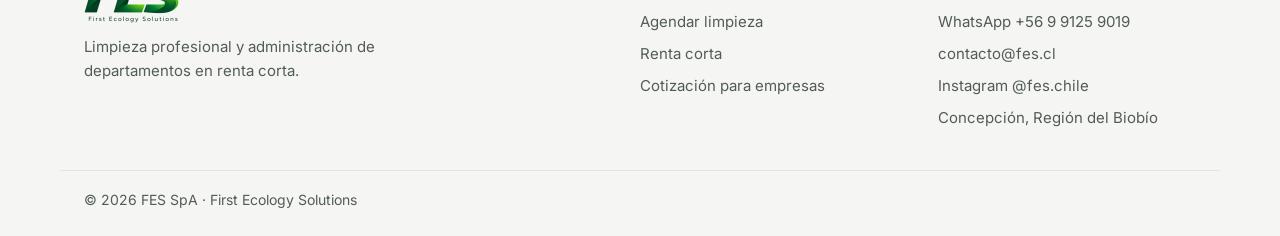
<file: renta-corta.html>
<!DOCTYPE html>
<html lang="es-CL">
<head>
  <meta charset="UTF-8" />
  <meta name="viewport" content="width=device-width, initial-scale=1.0" />
  <title>Administración de departamentos en renta corta | FES</title>
  <meta name="description" content="FES administra su departamento en Airbnb y otras plataformas: anuncio, tarifas, huéspedes, limpieza, mantención e informe mensual. Solicite una evaluación." />
  <link rel="canonical" href="https://fes-web.renatocarrasco2007.workers.dev/renta-corta" />
  <meta name="theme-color" content="#123a26" />
  <meta property="og:type" content="website" />
  <meta property="og:locale" content="es_CL" />
  <meta property="og:site_name" content="FES · First Ecology Solutions" />
  <meta property="og:title" content="Administración de departamentos en renta corta | FES" />
  <meta property="og:description" content="Nos encargamos del anuncio, los huéspedes, la limpieza y la mantención de su departamento. Usted recibe un informe mensual." />
  <meta property="og:url" content="https://fes-web.renatocarrasco2007.workers.dev/renta-corta" />
  <meta property="og:image" content="https://fes-web.renatocarrasco2007.workers.dev/assets/og-image.jpg" />
  <meta property="og:image:width" content="1200" />
  <meta property="og:image:height" content="630" />
  <meta name="twitter:card" content="summary_large_image" />
  <link rel="icon" type="image/png" sizes="48x48" href="assets/favicon-48.png" />
  <link rel="apple-touch-icon" href="assets/apple-touch-icon.png" />
  <link rel="preconnect" href="https://fonts.googleapis.com" />
  <link rel="preconnect" href="https://fonts.gstatic.com" crossorigin />
  <link href="https://fonts.googleapis.com/css2?family=Inter:wght@400;500;600&family=Source+Serif+4:opsz,wght@8..60,600&display=swap" rel="stylesheet" />
  <link rel="stylesheet" href="styles.css" />
</head>
<body>
  <a class="skip-link" href="#contenido">Saltar al contenido</a>

  <header class="header">
    <div class="container header__inner">
      <a href="index.html" class="header__logo" aria-label="FES, ir al inicio">
        <picture>
          <source srcset="assets/logo-fes.webp" type="image/webp" />
          <img src="assets/logo-fes.png" alt="FES First Ecology Solutions" width="400" height="192" />
        </picture>
      </a>
      <button class="nav-toggle" id="navToggle" type="button" aria-label="Abrir menú" aria-expanded="false" aria-controls="nav">
        <span></span><span></span><span></span>
      </button>
      <nav class="nav" id="nav" aria-label="Principal">
        <a href="index.html">Inicio</a>
        <a href="https://www.tuu.cl/fes" data-link="booking" target="_blank" rel="noopener">Limpieza<span class="sr-only"> (abre la agenda en una pestaña nueva)</span></a>
        <a href="renta-corta.html" aria-current="page">Renta corta</a>
        <a href="nosotros.html">Nosotros</a>
        <a href="contacto.html">Contacto</a>
        <a href="contacto.html" class="btn btn--primary btn--sm nav__cta">Cotizar</a>
      </nav>
    </div>
  </header>

  <main id="contenido">
    <section class="banner">
      <picture>
        <source type="image/webp" srcset="assets/img/depto-living-800.webp 800w, assets/img/depto-living-1600.webp 1600w" sizes="100vw" />
        <img class="banner__img" src="assets/img/depto-living.jpg" alt="" width="1200" height="800" fetchpriority="high" />
      </picture>
      <div class="container banner__content">
        <p class="kicker kicker--light">Administración de renta corta</p>
        <h1>Arriende su departamento por noche, sin ocuparse de la operación</h1>
        <p>Gestionamos su departamento en Airbnb y otras plataformas: desde el anuncio hasta la limpieza después de cada huésped. Usted recibe un informe mensual con los resultados.</p>
        <div class="btn-row">
          <a href="contacto.html?servicio=renta-corta" class="btn btn--light">Solicitar evaluación</a>
          <a href="#" data-link="whatsapp" data-wa-text="Hola FES, quiero información sobre la administración de mi departamento en renta corta." target="_blank" rel="noopener" class="btn btn--outline-light">Consultar por WhatsApp<span class="sr-only"> (pestaña nueva)</span></a>
        </div>
      </div>
    </section>

    <section class="section" aria-labelledby="t-servicio">
      <div class="container">
        <div class="section__head">
          <h2 id="t-servicio">Qué hacemos por usted</h2>
          <p>Nos ocupamos del día a día de su departamento para que usted no tenga que coordinar huéspedes, llaves ni limpiezas.</p>
        </div>
        <ul class="icons">
          <li>
            <svg viewBox="0 0 24 24" aria-hidden="true"><rect x="3" y="5" width="18" height="14" rx="1"/><circle cx="9" cy="11" r="2"/><path d="M21 16l-5-5-8 8"/></svg>
            <h3>Anuncio</h3>
            <p>Fotos, descripción y configuración del anuncio en las plataformas.</p>
          </li>
          <li>
            <svg viewBox="0 0 24 24" aria-hidden="true"><path d="M4 19V9M10 19V5M16 19v-7M22 19H2"/></svg>
            <h3>Tarifas y calendario</h3>
            <p>Precios ajustados según temporada y demanda, y calendario al día.</p>
          </li>
          <li>
            <svg viewBox="0 0 24 24" aria-hidden="true"><circle cx="12" cy="8" r="4"/><path d="M4 21c0-4 4-6 8-6s8 2 8 6"/></svg>
            <h3>Huéspedes</h3>
            <p>Respuesta a consultas, reservas, llegada y salida de cada huésped.</p>
          </li>
          <li>
            <svg viewBox="0 0 24 24" aria-hidden="true"><path d="M5 21l1.5-9h11L19 21M4 21h16M9 12V8h6v4M12 8V3"/></svg>
            <h3>Limpieza y ropa de cama</h3>
            <p>Limpieza profesional y cambio de ropa de cama después de cada estadía.</p>
          </li>
          <li>
            <svg viewBox="0 0 24 24" aria-hidden="true"><path d="M14.7 6.3a4 4 0 00-5.4 5.4L3 18l3 3 6.3-6.3a4 4 0 005.4-5.4l-2.5 2.5-2.4-.6-.6-2.4z"/></svg>
            <h3>Mantención</h3>
            <p>Reposición de insumos, control de inventario y coordinación de arreglos.</p>
          </li>
          <li>
            <svg viewBox="0 0 24 24" aria-hidden="true"><path d="M6 3h9l4 4v14H6z"/><path d="M14 3v5h5M9 13h6M9 17h6"/></svg>
            <h3>Informe mensual</h3>
            <p>Reservas, ingresos y gastos del mes, en un documento claro.</p>
          </li>
        </ul>
      </div>
    </section>

    <section class="section section--alt" aria-labelledby="t-proceso">
      <div class="container split">
        <picture>
          <source type="image/webp" srcset="assets/img/depto-plantas-800.webp 800w, assets/img/depto-plantas-1600.webp 1600w" sizes="(max-width: 800px) 100vw, 540px" />
          <img class="split__img" src="assets/img/depto-plantas.jpg" alt="Living de un departamento amoblado, luminoso y con plantas" width="1200" height="893" loading="lazy" />
        </picture>
        <div>
          <h2 id="t-proceso">Cómo empezamos</h2>
          <ol class="steps">
            <li><span aria-hidden="true">1</span><div><h3>Conversación inicial</h3><p>Nos cuenta dónde está su departamento y cómo está equipado.</p></div></li>
            <li><span aria-hidden="true">2</span><div><h3>Visita y evaluación</h3><p>Revisamos la propiedad y le indicamos qué se necesita para arrendarla por noche.</p></div></li>
            <li><span aria-hidden="true">3</span><div><h3>Propuesta por escrito</h3><p>Le enviamos las condiciones del servicio. Usted decide sin compromiso.</p></div></li>
            <li><span aria-hidden="true">4</span><div><h3>Publicación y operación</h3><p>Preparamos el departamento, lo publicamos y comenzamos a recibir huéspedes.</p></div></li>
          </ol>
        </div>
      </div>
    </section>

    <section class="section" aria-labelledby="t-recibe">
      <div class="container split split--top">
        <div>
          <h2 id="t-recibe">Lo que usted recibe</h2>
          <p class="body-lg">Queremos que siempre sepa cómo está funcionando su departamento.</p>
        </div>
        <ul class="deliverables">
          <li><strong>Propuesta de administración</strong><span>Condiciones del servicio por escrito antes de comenzar.</span></li>
          <li><strong>Anuncio publicado</strong><span>Su departamento visible en las plataformas acordadas.</span></li>
          <li><strong>Informe mensual</strong><span>Detalle de reservas, ingresos y gastos del período.</span></li>
          <li><strong>Un contacto directo</strong><span>Para consultas sobre su propiedad durante todo el servicio.</span></li>
        </ul>
      </div>
    </section>

    <section class="section section--alt" aria-labelledby="t-faq">
      <div class="container split split--top">
        <h2 id="t-faq">Preguntas frecuentes</h2>
        <div class="faq">
          <details>
            <summary>¿Dónde prestan el servicio?</summary>
            <p>Estamos en Concepción, Región del Biobío. Cuéntenos dónde está su departamento y le confirmamos si podemos administrarlo.</p>
          </details>
          <details>
            <summary>¿Cuánto cobran?</summary>
            <p>Depende de la propiedad y del servicio que necesite. Después de la evaluación le enviamos una propuesta por escrito con todas las condiciones, sin compromiso.</p>
          </details>
          <details>
            <summary>¿Qué gastos corresponden al propietario?</summary>
            <p>En la propuesta detallamos qué gastos asume el propietario y cuáles están incluidos en el servicio, para que no haya sorpresas.</p>
          </details>
          <details>
            <summary>¿Mi departamento tiene que estar amoblado?</summary>
            <p>No necesariamente. En la evaluación le indicamos qué equipamiento hace falta para recibir huéspedes.</p>
          </details>
          <details>
            <summary>¿Cómo sabré cómo le va a mi departamento?</summary>
            <p>Cada mes recibe un informe con las reservas, los ingresos y los gastos del período. Además, puede escribirnos cuando lo necesite.</p>
          </details>
        </div>
      </div>
    </section>

    <section class="cta">
      <div class="container cta__inner">
        <div>
          <h2>¿Tiene un departamento en Concepción?</h2>
          <p>Cuéntenos de su propiedad y coordinamos una evaluación.</p>
        </div>
        <a href="contacto.html?servicio=renta-corta" class="btn btn--light">Solicitar evaluación</a>
      </div>
    </section>
  </main>

  <footer class="footer">
    <div class="container footer__inner">
      <div class="footer__brand">
        <picture>
          <source srcset="assets/logo-fes.webp" type="image/webp" />
          <img src="assets/logo-fes.png" alt="FES First Ecology Solutions" width="400" height="192" loading="lazy" />
        </picture>
        <p>Limpieza profesional y administración de departamentos en renta corta.</p>
      </div>
      <nav aria-label="Servicios">
        <h2>Servicios</h2>
        <a href="https://www.tuu.cl/fes" data-link="booking" target="_blank" rel="noopener">Agendar limpieza<span class="sr-only"> (pestaña nueva)</span></a>
        <a href="renta-corta.html">Renta corta</a>
        <a href="contacto.html?servicio=empresa">Cotización para empresas</a>
      </nav>
      <div>
        <h2>Contacto</h2>
        <a href="#" data-link="whatsapp" target="_blank" rel="noopener">WhatsApp <span data-text="whatsappLabel"></span></a>
        <a href="#" data-link="email"><span data-text="email"></span></a>
        <a href="#" data-link="instagram" target="_blank" rel="noopener">Instagram <span data-text="instagramLabel"></span></a>
        <p data-show-if="location" data-text="location"></p>
      </div>
    </div>
    <div class="container footer__bottom">© <span data-year></span> FES SpA · First Ecology Solutions</div>
  </footer>

  <script src="config.js"></script>
  <script src="script.js"></script>
</body>
</html>
</file>
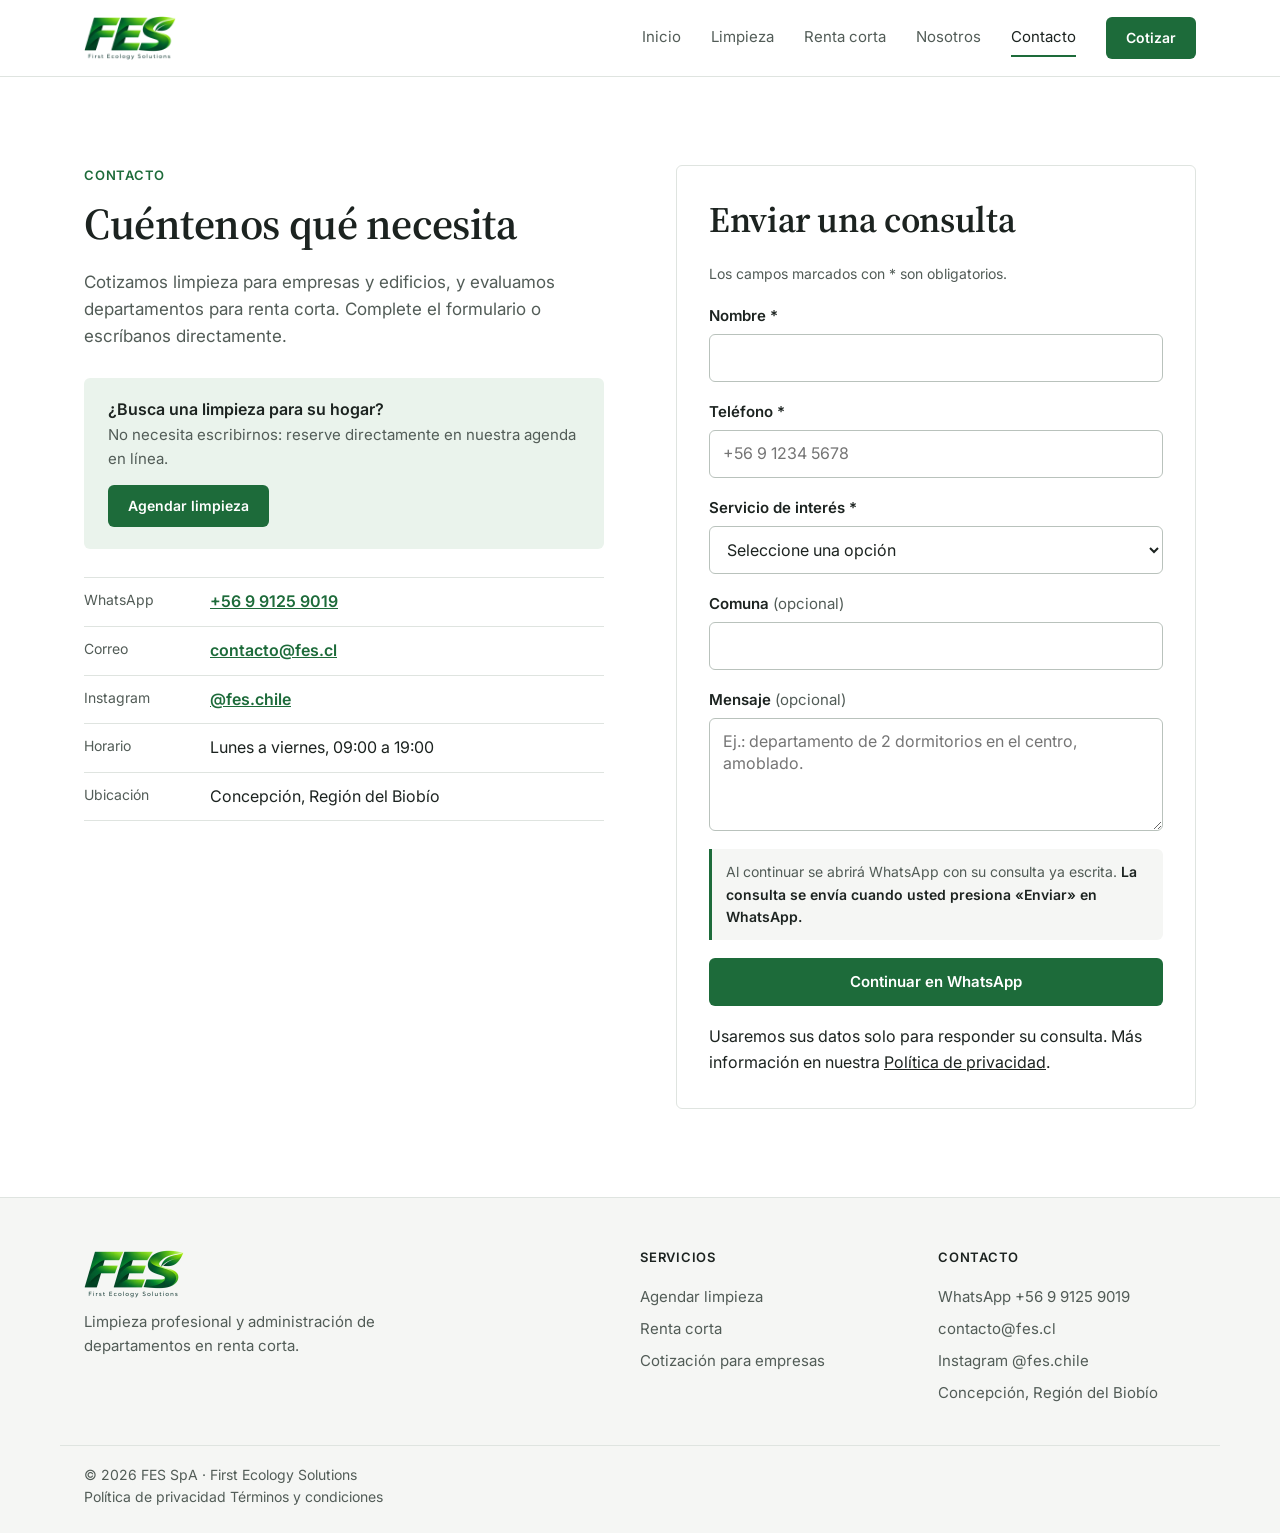
<file: public/contacto.html>
<!DOCTYPE html>
<html lang="es-CL">
<head>
  <meta charset="UTF-8" />
  <meta name="viewport" content="width=device-width, initial-scale=1.0" />
  <title>Contacto y cotizaciones | FES · First Ecology Solutions</title>
  <meta name="description" content="Escriba a FES por WhatsApp o correo para cotizar limpieza para su empresa o evaluar la administración de su departamento en renta corta." />
  <link rel="canonical" href="https://fesspa.cl/contacto" />
  <meta name="theme-color" content="#123a26" />
  <meta property="og:type" content="website" />
  <meta property="og:locale" content="es_CL" />
  <meta property="og:site_name" content="FES · First Ecology Solutions" />
  <meta property="og:title" content="Contacto y cotizaciones | FES" />
  <meta property="og:description" content="Cotice limpieza para su empresa o solicite la evaluación de su departamento para renta corta." />
  <meta property="og:url" content="https://fesspa.cl/contacto" />
  <meta property="og:image" content="https://fesspa.cl/assets/og-image.jpg" />
  <meta property="og:image:width" content="1200" />
  <meta property="og:image:height" content="630" />
  <meta name="twitter:card" content="summary_large_image" />
  <link rel="icon" type="image/png" sizes="48x48" href="/assets/favicon-48.png" />
  <link rel="apple-touch-icon" href="/assets/apple-touch-icon.png" />
  <link rel="preconnect" href="https://fonts.googleapis.com" />
  <link rel="preconnect" href="https://fonts.gstatic.com" crossorigin />
  <link href="https://fonts.googleapis.com/css2?family=Inter:wght@400;500;600&family=Source+Serif+4:opsz,wght@8..60,600&display=swap" rel="stylesheet" />
  <link rel="stylesheet" href="/styles.css" />
</head>
<body>
  <a class="skip-link" href="#contenido">Saltar al contenido</a>

  <header class="header">
    <div class="container header__inner">
      <a href="/" class="header__logo" aria-label="FES, ir al inicio">
        <picture>
          <source srcset="/assets/logo-fes.webp" type="image/webp" />
          <img src="/assets/logo-fes.png" alt="FES First Ecology Solutions" width="400" height="192" />
        </picture>
      </a>
      <button class="nav-toggle" id="navToggle" type="button" aria-label="Abrir menú" aria-expanded="false" aria-controls="nav">
        <span></span><span></span><span></span>
      </button>
      <nav class="nav" id="nav" aria-label="Principal">
        <a href="/">Inicio</a>
        <a href="https://www.tuu.cl/fes" data-link="booking" target="_blank" rel="noopener">Limpieza<span class="sr-only"> (abre la agenda en una pestaña nueva)</span></a>
        <a href="/renta-corta">Renta corta</a>
        <a href="/nosotros">Nosotros</a>
        <a href="/contacto" aria-current="page">Contacto</a>
        <a href="/contacto" class="btn btn--primary btn--sm nav__cta">Cotizar</a>
      </nav>
    </div>
  </header>

  <main id="contenido">
    <section class="section">
      <div class="container split split--top">
        <div>
          <p class="kicker">Contacto</p>
          <h1 class="page-title">Cuéntenos qué necesita</h1>
          <p class="body-lg">Cotizamos limpieza para empresas y edificios, y evaluamos departamentos para renta corta. Complete el formulario o escríbanos directamente.</p>

          <div class="booking-note">
            <h2>¿Busca una limpieza para su hogar?</h2>
            <p>No necesita escribirnos: reserve directamente en nuestra agenda en línea.</p>
            <a href="https://www.tuu.cl/fes" data-link="booking" target="_blank" rel="noopener" class="btn btn--primary btn--sm">Agendar limpieza<span class="sr-only"> (pestaña nueva)</span></a>
          </div>

          <dl class="facts facts--compact">
            <div data-show-if="whatsapp"><dt>WhatsApp</dt><dd><a href="#" data-link="whatsapp" target="_blank" rel="noopener"><span data-text="whatsappLabel"></span><span class="sr-only"> (pestaña nueva)</span></a></dd></div>
            <div data-show-if="email"><dt>Correo</dt><dd><a href="#" data-link="email"><span data-text="email"></span></a></dd></div>
            <div data-show-if="instagram"><dt>Instagram</dt><dd><a href="#" data-link="instagram" target="_blank" rel="noopener"><span data-text="instagramLabel"></span><span class="sr-only"> (pestaña nueva)</span></a></dd></div>
            <div data-show-if="hours"><dt>Horario</dt><dd data-text="hours"></dd></div>
            <div data-show-if="location"><dt>Ubicación</dt><dd data-text="location"></dd></div>
          </dl>
        </div>

        <div class="form-wrap">
          <form class="form" id="contactForm" novalidate aria-labelledby="form-title">
            <h2 id="form-title" class="form__title">Enviar una consulta</h2>
            <p class="form__hint">Los campos marcados con <span aria-hidden="true">*</span><span class="sr-only">asterisco</span> son obligatorios.</p>

            <div class="field">
              <label for="nombre">Nombre <span aria-hidden="true">*</span></label>
              <input id="nombre" name="nombre" type="text" autocomplete="name" required aria-describedby="nombre-error" />
              <p class="field__error" id="nombre-error" hidden></p>
            </div>

            <div class="field">
              <label for="telefono">Teléfono <span aria-hidden="true">*</span></label>
              <input id="telefono" name="telefono" type="tel" inputmode="tel" autocomplete="tel" placeholder="+56 9 1234 5678" required aria-describedby="telefono-error" />
              <p class="field__error" id="telefono-error" hidden></p>
            </div>

            <div class="field">
              <label for="servicio">Servicio de interés <span aria-hidden="true">*</span></label>
              <select id="servicio" name="servicio" required aria-describedby="servicio-error">
                <option value="">Seleccione una opción</option>
                <option value="renta-corta">Administración de departamento en renta corta</option>
                <option value="empresa">Limpieza para empresa, edificio o centro de salud</option>
                <option value="fin-de-obra">Limpieza de fin de obra</option>
                <option value="limpieza">Otra consulta sobre limpieza</option>
                <option value="otro">Otra consulta</option>
              </select>
              <p class="field__error" id="servicio-error" hidden></p>
            </div>

            <div class="field">
              <label for="comuna">Comuna <span class="field__opt">(opcional)</span></label>
              <input id="comuna" name="comuna" type="text" autocomplete="address-level2" />
            </div>

            <div class="field">
              <label for="mensaje">Mensaje <span class="field__opt">(opcional)</span></label>
              <textarea id="mensaje" name="mensaje" rows="4" placeholder="Ej.: departamento de 2 dormitorios en el centro, amoblado."></textarea>
            </div>

            <p class="form__channel" id="formChannel">Al continuar se abrirá WhatsApp con su consulta ya escrita. <strong>La consulta se envía cuando usted presiona «Enviar» en WhatsApp.</strong></p>
            <button type="submit" class="btn btn--primary btn--block">Continuar en WhatsApp</button>
            <p class="form__legal">Usaremos sus datos solo para responder su consulta. Más información en nuestra <a href="/privacidad">Política de privacidad</a>.</p>
          </form>

          <div class="form-status" id="formStatus" role="status" tabindex="-1" hidden></div>
        </div>
      </div>
    </section>
  </main>

  <footer class="footer">
    <div class="container footer__inner">
      <div class="footer__brand">
        <picture>
          <source srcset="/assets/logo-fes.webp" type="image/webp" />
          <img src="/assets/logo-fes.png" alt="FES First Ecology Solutions" width="400" height="192" loading="lazy" />
        </picture>
        <p>Limpieza profesional y administración de departamentos en renta corta.</p>
      </div>
      <nav aria-label="Servicios">
        <h2>Servicios</h2>
        <a href="https://www.tuu.cl/fes" data-link="booking" target="_blank" rel="noopener">Agendar limpieza<span class="sr-only"> (pestaña nueva)</span></a>
        <a href="/renta-corta">Renta corta</a>
        <a href="/contacto?servicio=empresa">Cotización para empresas</a>
      </nav>
      <div>
        <h2>Contacto</h2>
        <a href="#" data-link="whatsapp" target="_blank" rel="noopener">WhatsApp <span data-text="whatsappLabel"></span></a>
        <a href="#" data-link="email"><span data-text="email"></span></a>
        <a href="#" data-link="instagram" target="_blank" rel="noopener">Instagram <span data-text="instagramLabel"></span></a>
        <p data-show-if="location" data-text="location"></p>
      </div>
    </div>
    <div class="container footer__bottom footer__legal">
      <p>© <span data-year></span> FES SpA · First Ecology Solutions<span data-show-if="rut"> · RUT <span data-text="rut"></span></span></p>
      <nav aria-label="Información legal">
        <a href="/privacidad">Política de privacidad</a>
        <a href="/terminos">Términos y condiciones</a>
      </nav>
    </div>
  </footer>

  <script src="/config.js"></script>
  <script src="/script.js"></script>
</body>
</html>
</file>
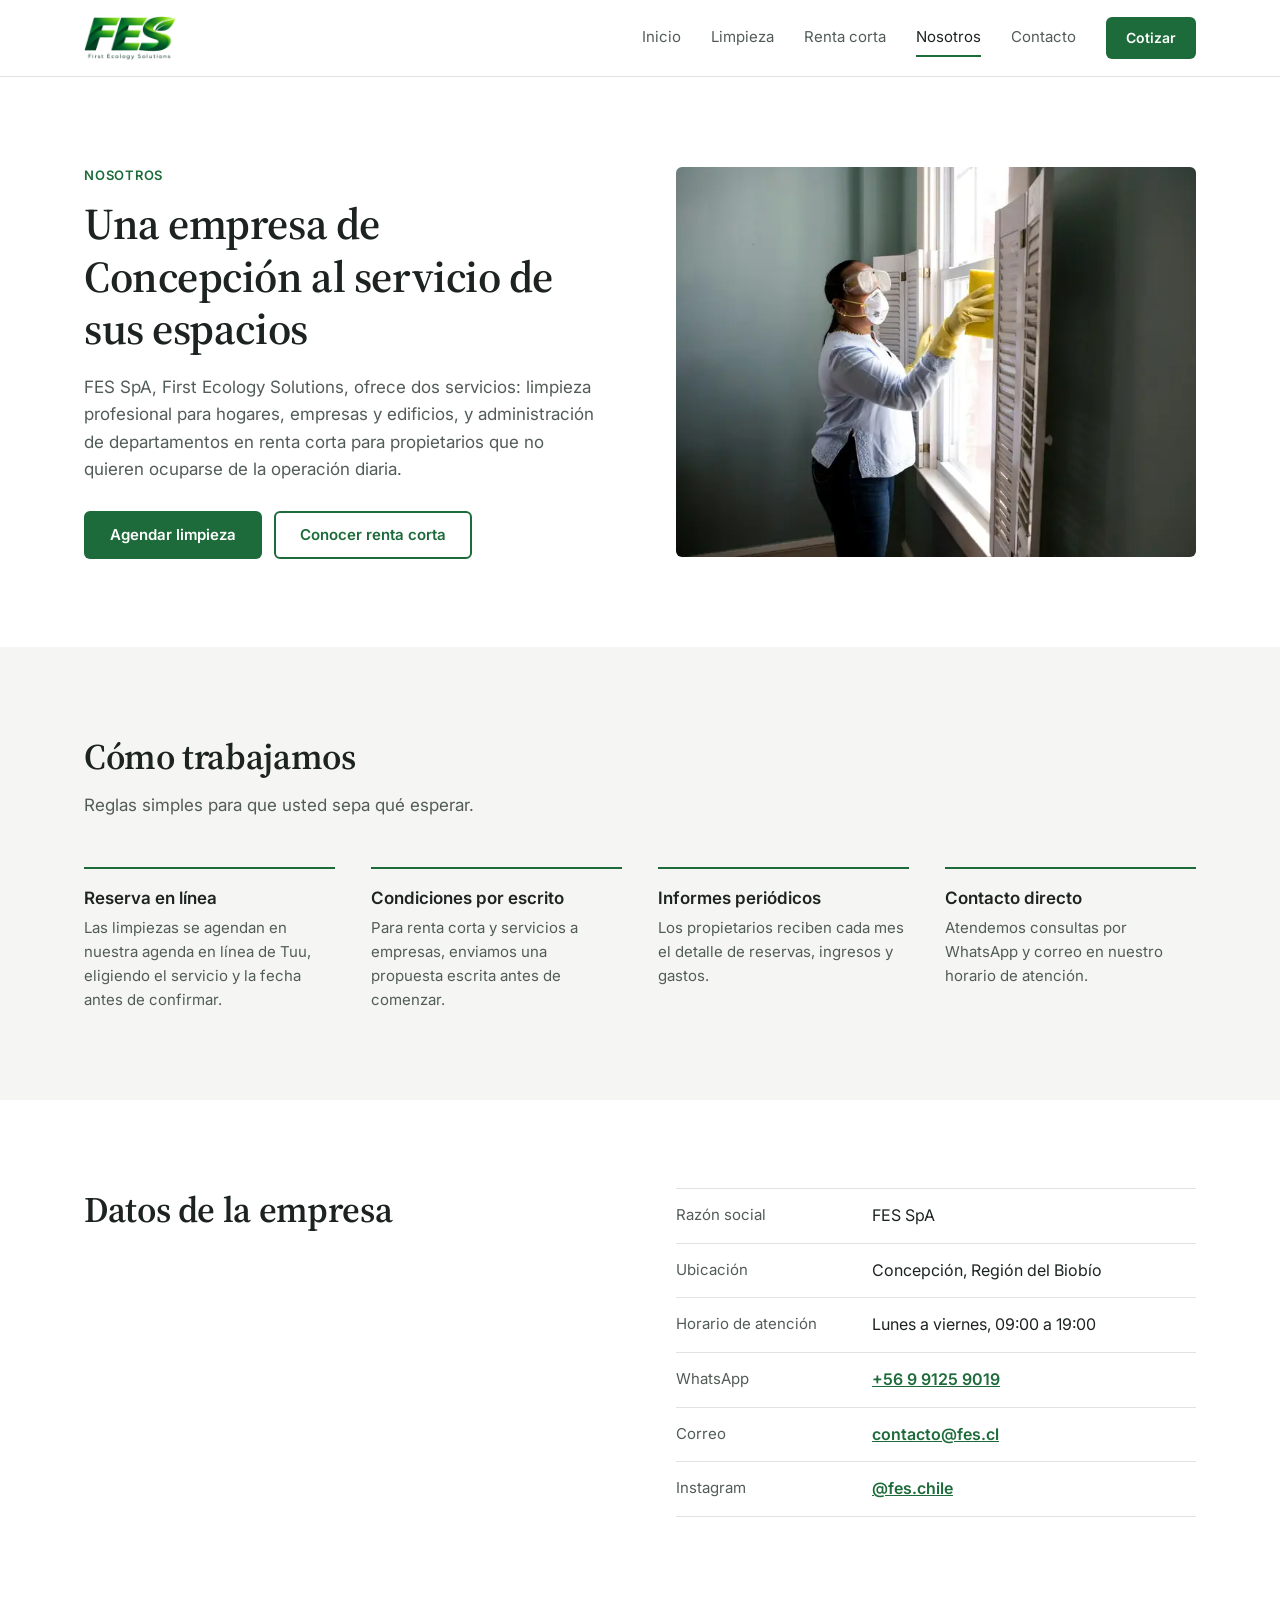
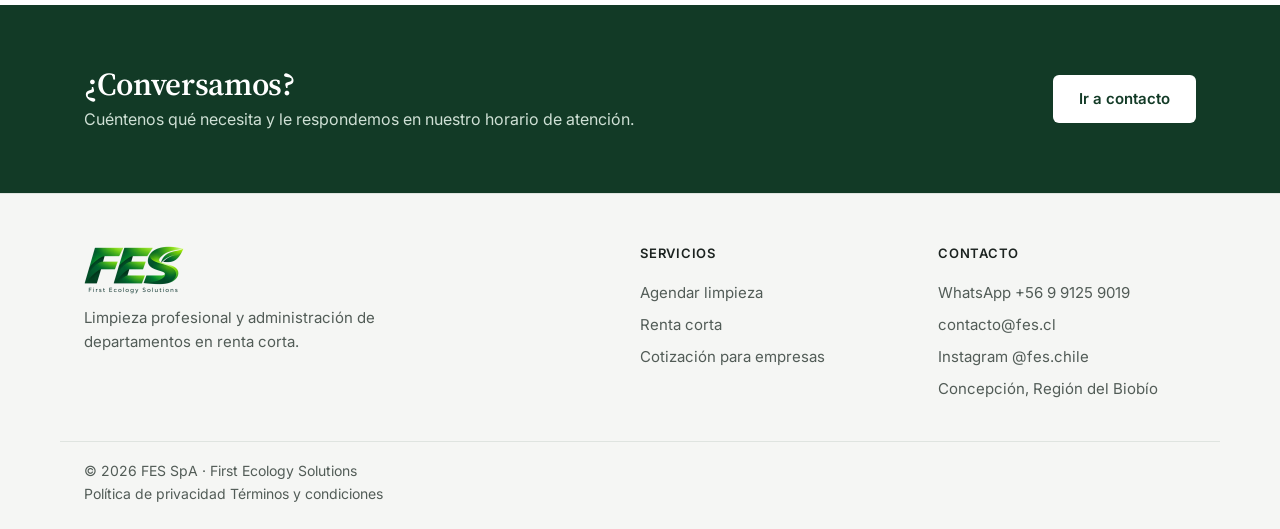
<file: public/nosotros.html>
<!DOCTYPE html>
<html lang="es-CL">
<head>
  <meta charset="UTF-8" />
  <meta name="viewport" content="width=device-width, initial-scale=1.0" />
  <title>Quiénes somos | FES · First Ecology Solutions</title>
  <meta name="description" content="FES SpA es una empresa de Concepción que ofrece limpieza profesional y administración de departamentos en renta corta. Conozca cómo trabajamos." />
  <link rel="canonical" href="https://fesspa.cl/nosotros" />
  <meta name="theme-color" content="#123a26" />
  <meta property="og:type" content="website" />
  <meta property="og:locale" content="es_CL" />
  <meta property="og:site_name" content="FES · First Ecology Solutions" />
  <meta property="og:title" content="Quiénes somos | FES · First Ecology Solutions" />
  <meta property="og:description" content="Empresa de Concepción dedicada a la limpieza profesional y a la administración de departamentos en renta corta." />
  <meta property="og:url" content="https://fesspa.cl/nosotros" />
  <meta property="og:image" content="https://fesspa.cl/assets/og-image.jpg" />
  <meta property="og:image:width" content="1200" />
  <meta property="og:image:height" content="630" />
  <meta name="twitter:card" content="summary_large_image" />
  <link rel="icon" type="image/png" sizes="48x48" href="/assets/favicon-48.png" />
  <link rel="apple-touch-icon" href="/assets/apple-touch-icon.png" />
  <link rel="preconnect" href="https://fonts.googleapis.com" />
  <link rel="preconnect" href="https://fonts.gstatic.com" crossorigin />
  <link href="https://fonts.googleapis.com/css2?family=Inter:wght@400;500;600&family=Source+Serif+4:opsz,wght@8..60,600&display=swap" rel="stylesheet" />
  <link rel="stylesheet" href="/styles.css" />
</head>
<body>
  <a class="skip-link" href="#contenido">Saltar al contenido</a>

  <header class="header">
    <div class="container header__inner">
      <a href="/" class="header__logo" aria-label="FES, ir al inicio">
        <picture>
          <source srcset="/assets/logo-fes.webp" type="image/webp" />
          <img src="/assets/logo-fes.png" alt="FES First Ecology Solutions" width="400" height="192" />
        </picture>
      </a>
      <button class="nav-toggle" id="navToggle" type="button" aria-label="Abrir menú" aria-expanded="false" aria-controls="nav">
        <span></span><span></span><span></span>
      </button>
      <nav class="nav" id="nav" aria-label="Principal">
        <a href="/">Inicio</a>
        <a href="https://www.tuu.cl/fes" data-link="booking" target="_blank" rel="noopener">Limpieza<span class="sr-only"> (abre la agenda en una pestaña nueva)</span></a>
        <a href="/renta-corta">Renta corta</a>
        <a href="/nosotros" aria-current="page">Nosotros</a>
        <a href="/contacto">Contacto</a>
        <a href="/contacto" class="btn btn--primary btn--sm nav__cta">Cotizar</a>
      </nav>
    </div>
  </header>

  <main id="contenido">
    <section class="section">
      <div class="container split">
        <div>
          <p class="kicker">Nosotros</p>
          <h1 class="page-title">Una empresa de Concepción al servicio de sus espacios</h1>
          <p class="body-lg">FES SpA, First Ecology Solutions, ofrece dos servicios: limpieza profesional para hogares, empresas y edificios, y administración de departamentos en renta corta para propietarios que no quieren ocuparse de la operación diaria.</p>
          <div class="btn-row">
            <a href="https://www.tuu.cl/fes" data-link="booking" target="_blank" rel="noopener" class="btn btn--primary">Agendar limpieza<span class="sr-only"> (pestaña nueva)</span></a>
            <a href="/renta-corta" class="btn btn--secondary">Conocer renta corta</a>
          </div>
        </div>
        <picture>
          <source type="image/webp" srcset="/assets/img/limpieza-800.webp 800w, /assets/img/limpieza-1600.webp 1600w" sizes="(max-width: 800px) 100vw, 540px" />
          <img class="split__img" src="/assets/img/limpieza.jpg" alt="Persona con guantes y mascarilla limpiando una ventana" width="1200" height="800" fetchpriority="high" />
        </picture>
      </div>
    </section>

    <section class="section section--alt" aria-labelledby="t-como">
      <div class="container">
        <div class="section__head">
          <h2 id="t-como">Cómo trabajamos</h2>
          <p>Reglas simples para que usted sepa qué esperar.</p>
        </div>
        <ul class="values">
          <li><h3>Reserva en línea</h3><p>Las limpiezas se agendan en nuestra agenda en línea de Tuu, eligiendo el servicio y la fecha antes de confirmar.</p></li>
          <li><h3>Condiciones por escrito</h3><p>Para renta corta y servicios a empresas, enviamos una propuesta escrita antes de comenzar.</p></li>
          <li><h3>Informes periódicos</h3><p>Los propietarios reciben cada mes el detalle de reservas, ingresos y gastos.</p></li>
          <li><h3>Contacto directo</h3><p>Atendemos consultas por WhatsApp y correo en nuestro horario de atención.</p></li>
        </ul>
      </div>
    </section>

    <section class="section" aria-labelledby="t-datos">
      <div class="container split split--top">
        <h2 id="t-datos">Datos de la empresa</h2>
        <dl class="facts">
          <div><dt>Razón social</dt><dd>FES SpA</dd></div>
          <div data-show-if="location"><dt>Ubicación</dt><dd data-text="location"></dd></div>
          <div data-show-if="hours"><dt>Horario de atención</dt><dd data-text="hours"></dd></div>
          <div data-show-if="whatsapp"><dt>WhatsApp</dt><dd><a href="#" data-link="whatsapp" target="_blank" rel="noopener"><span data-text="whatsappLabel"></span><span class="sr-only"> (pestaña nueva)</span></a></dd></div>
          <div data-show-if="email"><dt>Correo</dt><dd><a href="#" data-link="email"><span data-text="email"></span></a></dd></div>
          <div data-show-if="instagram"><dt>Instagram</dt><dd><a href="#" data-link="instagram" target="_blank" rel="noopener"><span data-text="instagramLabel"></span><span class="sr-only"> (pestaña nueva)</span></a></dd></div>
        </dl>
      </div>
    </section>

    <section class="cta">
      <div class="container cta__inner">
        <div>
          <h2>¿Conversamos?</h2>
          <p>Cuéntenos qué necesita y le respondemos en nuestro horario de atención.</p>
        </div>
        <a href="/contacto" class="btn btn--light">Ir a contacto</a>
      </div>
    </section>
  </main>

  <footer class="footer">
    <div class="container footer__inner">
      <div class="footer__brand">
        <picture>
          <source srcset="/assets/logo-fes.webp" type="image/webp" />
          <img src="/assets/logo-fes.png" alt="FES First Ecology Solutions" width="400" height="192" loading="lazy" />
        </picture>
        <p>Limpieza profesional y administración de departamentos en renta corta.</p>
      </div>
      <nav aria-label="Servicios">
        <h2>Servicios</h2>
        <a href="https://www.tuu.cl/fes" data-link="booking" target="_blank" rel="noopener">Agendar limpieza<span class="sr-only"> (pestaña nueva)</span></a>
        <a href="/renta-corta">Renta corta</a>
        <a href="/contacto?servicio=empresa">Cotización para empresas</a>
      </nav>
      <div>
        <h2>Contacto</h2>
        <a href="#" data-link="whatsapp" target="_blank" rel="noopener">WhatsApp <span data-text="whatsappLabel"></span></a>
        <a href="#" data-link="email"><span data-text="email"></span></a>
        <a href="#" data-link="instagram" target="_blank" rel="noopener">Instagram <span data-text="instagramLabel"></span></a>
        <p data-show-if="location" data-text="location"></p>
      </div>
    </div>
    <div class="container footer__bottom footer__legal">
      <p>© <span data-year></span> FES SpA · First Ecology Solutions<span data-show-if="rut"> · RUT <span data-text="rut"></span></span></p>
      <nav aria-label="Información legal">
        <a href="/privacidad">Política de privacidad</a>
        <a href="/terminos">Términos y condiciones</a>
      </nav>
    </div>
  </footer>

  <script src="/config.js"></script>
  <script src="/script.js"></script>
</body>
</html>
</file>
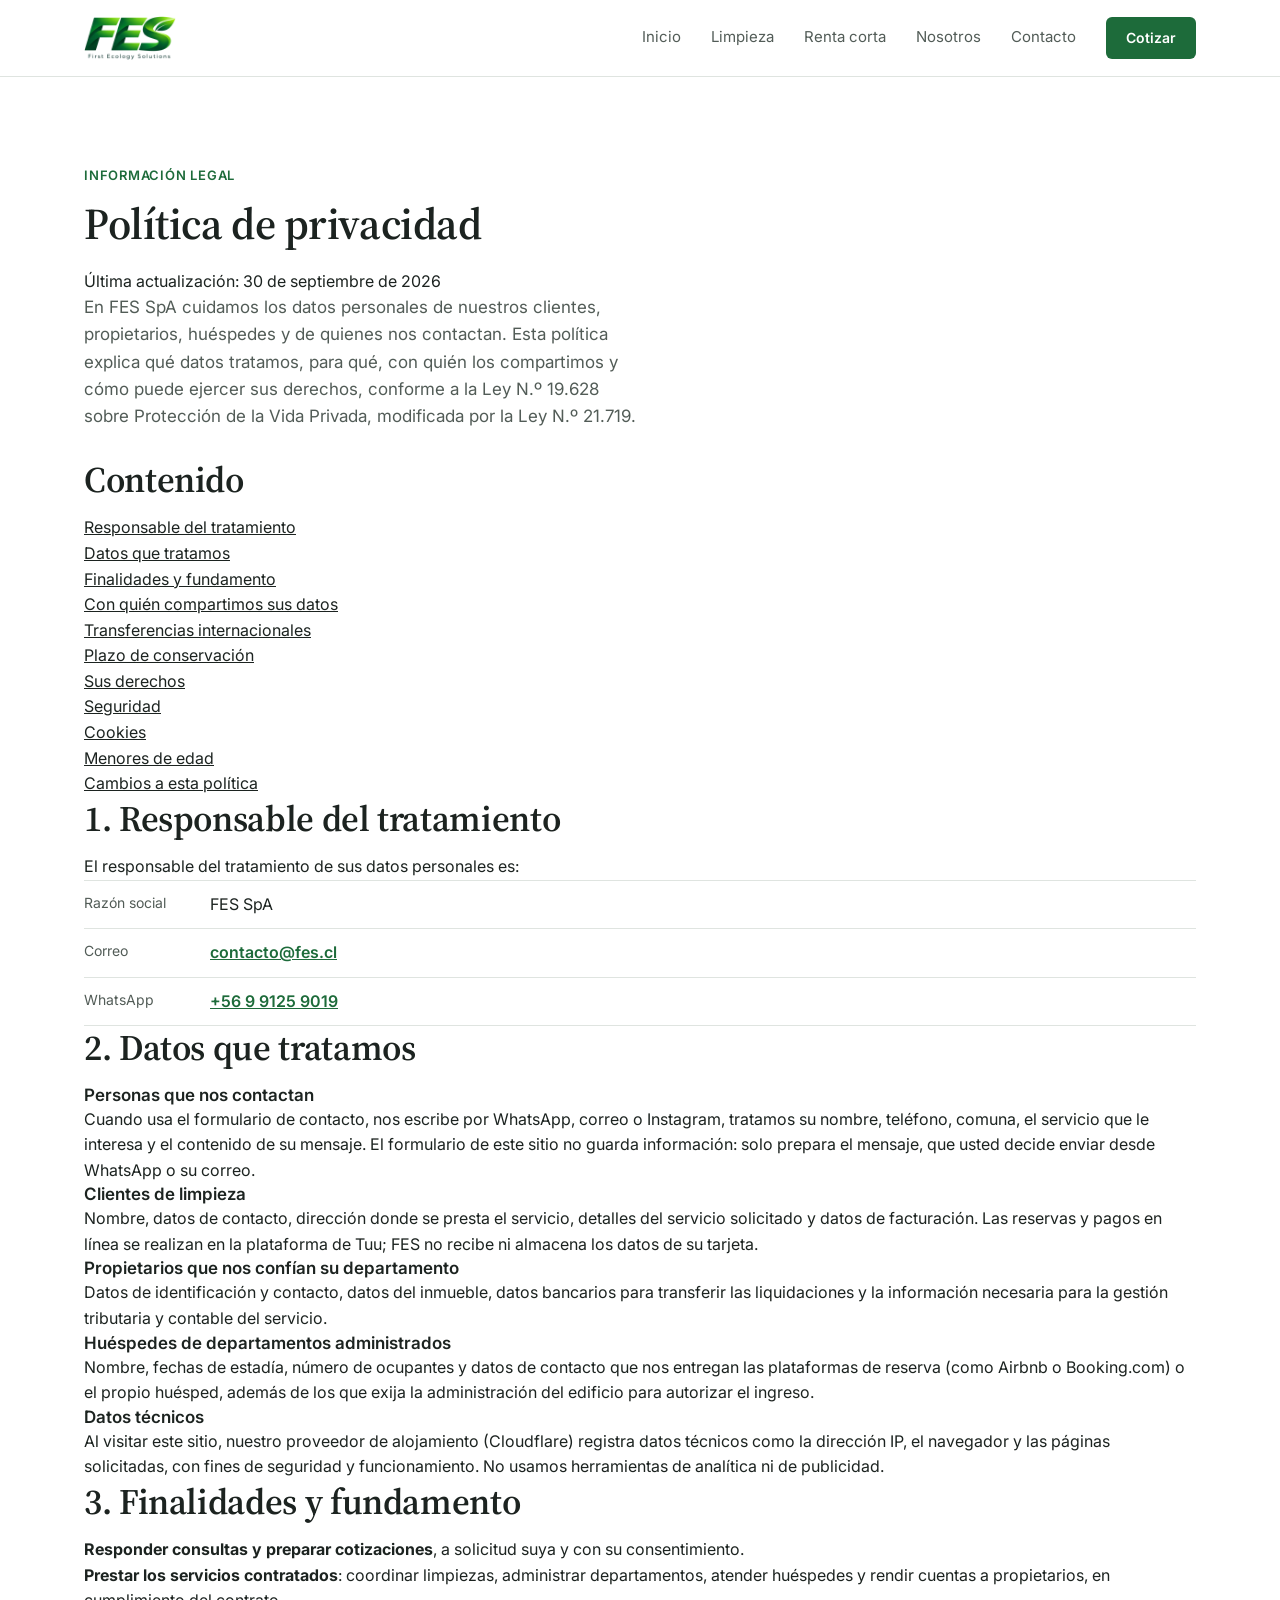
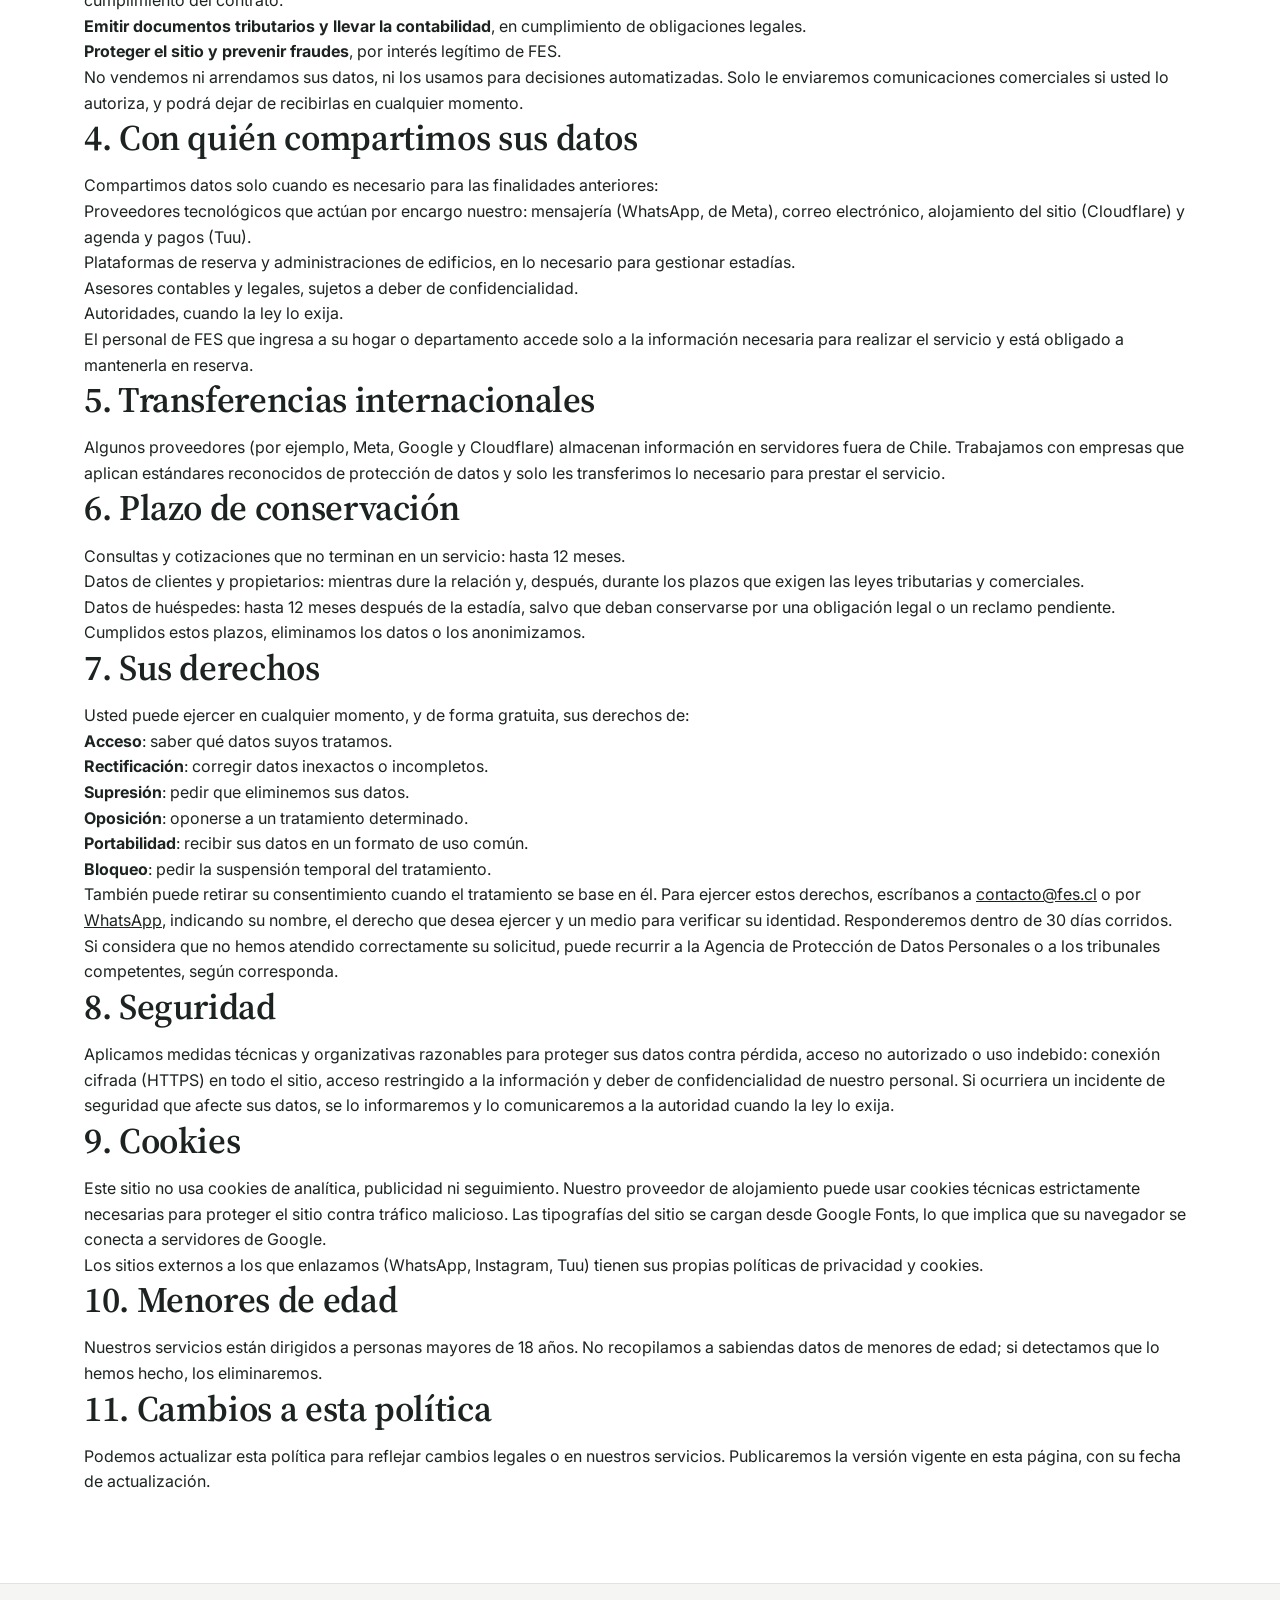
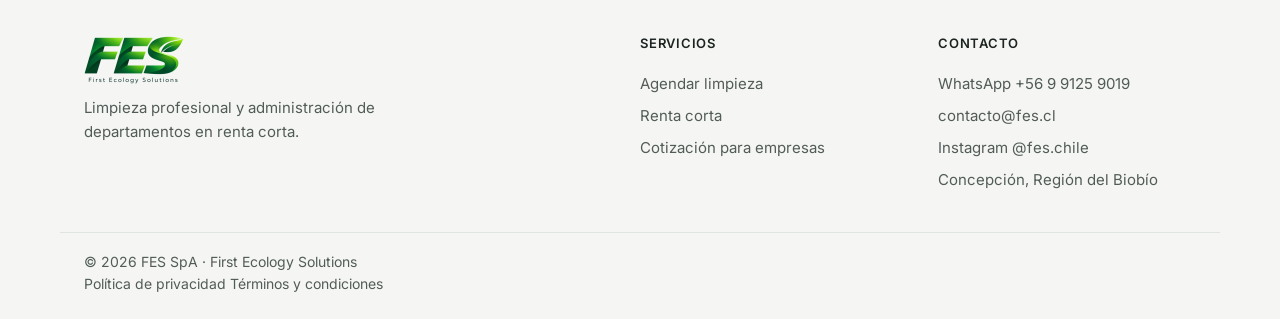
<file: public/privacidad.html>
<!DOCTYPE html>
<html lang="es-CL">
<head>
  <meta charset="UTF-8" />
  <meta name="viewport" content="width=device-width, initial-scale=1.0" />
  <title>Política de privacidad | FES · First Ecology Solutions</title>
  <meta name="description" content="Cómo FES SpA trata y protege los datos personales de clientes, propietarios, huéspedes y visitantes, y cómo ejercer sus derechos." />
  <link rel="canonical" href="https://fesspa.cl/privacidad" />
  <meta name="theme-color" content="#123a26" />
  <meta property="og:type" content="website" />
  <meta property="og:locale" content="es_CL" />
  <meta property="og:site_name" content="FES · First Ecology Solutions" />
  <meta property="og:title" content="Política de privacidad | FES" />
  <meta property="og:description" content="Cómo FES SpA trata y protege los datos personales de clientes, propietarios, huéspedes y visitantes, y cómo ejercer sus derechos." />
  <meta property="og:url" content="https://fesspa.cl/privacidad" />
  <meta property="og:image" content="https://fesspa.cl/assets/og-image.jpg" />
  <meta property="og:image:width" content="1200" />
  <meta property="og:image:height" content="630" />
  <meta name="twitter:card" content="summary_large_image" />
  <link rel="icon" type="image/png" sizes="48x48" href="/assets/favicon-48.png" />
  <link rel="apple-touch-icon" href="/assets/apple-touch-icon.png" />
  <link rel="preconnect" href="https://fonts.googleapis.com" />
  <link rel="preconnect" href="https://fonts.gstatic.com" crossorigin />
  <link href="https://fonts.googleapis.com/css2?family=Inter:wght@400;500;600&family=Source+Serif+4:opsz,wght@8..60,600&display=swap" rel="stylesheet" />
  <link rel="stylesheet" href="/styles.css" />
</head>
<body>
  <a class="skip-link" href="#contenido">Saltar al contenido</a>

  <header class="header">
    <div class="container header__inner">
      <a href="/" class="header__logo" aria-label="FES, ir al inicio">
        <picture>
          <source srcset="/assets/logo-fes.webp" type="image/webp" />
          <img src="/assets/logo-fes.png" alt="FES First Ecology Solutions" width="400" height="192" />
        </picture>
      </a>
      <button class="nav-toggle" id="navToggle" type="button" aria-label="Abrir menú" aria-expanded="false" aria-controls="nav">
        <span></span><span></span><span></span>
      </button>
      <nav class="nav" id="nav" aria-label="Principal">
        <a href="/">Inicio</a>
        <a href="https://www.tuu.cl/fes" data-link="booking" target="_blank" rel="noopener">Limpieza<span class="sr-only"> (abre la agenda en una pestaña nueva)</span></a>
        <a href="/renta-corta">Renta corta</a>
        <a href="/nosotros">Nosotros</a>
        <a href="/contacto">Contacto</a>
        <a href="/contacto" class="btn btn--primary btn--sm nav__cta">Cotizar</a>
      </nav>
    </div>
  </header>

  <main id="contenido">
    <section class="section">
      <div class="container legal">
        <p class="kicker">Información legal</p>
        <h1 class="page-title">Política de privacidad</h1>
        <p class="legal__updated">Última actualización: 30 de septiembre de 2026</p>
        <p class="body-lg">En FES SpA cuidamos los datos personales de nuestros clientes, propietarios, huéspedes y de quienes nos contactan. Esta política explica qué datos tratamos, para qué, con quién los compartimos y cómo puede ejercer sus derechos, conforme a la Ley N.º 19.628 sobre Protección de la Vida Privada, modificada por la Ley N.º 21.719.</p>

        <nav class="legal__toc" aria-labelledby="toc-title">
          <h2 id="toc-title">Contenido</h2>
          <ol>
            <li><a href="#responsable">Responsable del tratamiento</a></li>
            <li><a href="#datos">Datos que tratamos</a></li>
            <li><a href="#finalidades">Finalidades y fundamento</a></li>
            <li><a href="#destinatarios">Con quién compartimos sus datos</a></li>
            <li><a href="#internacional">Transferencias internacionales</a></li>
            <li><a href="#conservacion">Plazo de conservación</a></li>
            <li><a href="#derechos">Sus derechos</a></li>
            <li><a href="#seguridad">Seguridad</a></li>
            <li><a href="#cookies">Cookies</a></li>
            <li><a href="#menores">Menores de edad</a></li>
            <li><a href="#cambios">Cambios a esta política</a></li>
          </ol>
        </nav>

        <section id="responsable">
          <h2>1. Responsable del tratamiento</h2>
          <p>El responsable del tratamiento de sus datos personales es:</p>
          <dl class="facts facts--compact">
            <div><dt>Razón social</dt><dd>FES SpA</dd></div>
            <div data-show-if="rut"><dt>RUT</dt><dd data-text="rut"></dd></div>
            <div data-show-if="legalAddress"><dt>Domicilio</dt><dd data-text="legalAddress"></dd></div>
            <div data-show-if="email"><dt>Correo</dt><dd><a href="#" data-link="email"><span data-text="email"></span></a></dd></div>
            <div data-show-if="whatsapp"><dt>WhatsApp</dt><dd><a href="#" data-link="whatsapp" target="_blank" rel="noopener"><span data-text="whatsappLabel"></span><span class="sr-only"> (pestaña nueva)</span></a></dd></div>
          </dl>
        </section>

        <section id="datos">
          <h2>2. Datos que tratamos</h2>
          <h3>Personas que nos contactan</h3>
          <p>Cuando usa el formulario de contacto, nos escribe por WhatsApp, correo o Instagram, tratamos su nombre, teléfono, comuna, el servicio que le interesa y el contenido de su mensaje. El formulario de este sitio no guarda información: solo prepara el mensaje, que usted decide enviar desde WhatsApp o su correo.</p>
          <h3>Clientes de limpieza</h3>
          <p>Nombre, datos de contacto, dirección donde se presta el servicio, detalles del servicio solicitado y datos de facturación. Las reservas y pagos en línea se realizan en la plataforma de Tuu; FES no recibe ni almacena los datos de su tarjeta.</p>
          <h3>Propietarios que nos confían su departamento</h3>
          <p>Datos de identificación y contacto, datos del inmueble, datos bancarios para transferir las liquidaciones y la información necesaria para la gestión tributaria y contable del servicio.</p>
          <h3>Huéspedes de departamentos administrados</h3>
          <p>Nombre, fechas de estadía, número de ocupantes y datos de contacto que nos entregan las plataformas de reserva (como Airbnb o Booking.com) o el propio huésped, además de los que exija la administración del edificio para autorizar el ingreso.</p>
          <h3>Datos técnicos</h3>
          <p>Al visitar este sitio, nuestro proveedor de alojamiento (Cloudflare) registra datos técnicos como la dirección IP, el navegador y las páginas solicitadas, con fines de seguridad y funcionamiento. No usamos herramientas de analítica ni de publicidad.</p>
        </section>

        <section id="finalidades">
          <h2>3. Finalidades y fundamento</h2>
          <ul>
            <li><strong>Responder consultas y preparar cotizaciones</strong>, a solicitud suya y con su consentimiento.</li>
            <li><strong>Prestar los servicios contratados</strong>: coordinar limpiezas, administrar departamentos, atender huéspedes y rendir cuentas a propietarios, en cumplimiento del contrato.</li>
            <li><strong>Emitir documentos tributarios y llevar la contabilidad</strong>, en cumplimiento de obligaciones legales.</li>
            <li><strong>Proteger el sitio y prevenir fraudes</strong>, por interés legítimo de FES.</li>
          </ul>
          <p>No vendemos ni arrendamos sus datos, ni los usamos para decisiones automatizadas. Solo le enviaremos comunicaciones comerciales si usted lo autoriza, y podrá dejar de recibirlas en cualquier momento.</p>
        </section>

        <section id="destinatarios">
          <h2>4. Con quién compartimos sus datos</h2>
          <p>Compartimos datos solo cuando es necesario para las finalidades anteriores:</p>
          <ul>
            <li>Proveedores tecnológicos que actúan por encargo nuestro: mensajería (WhatsApp, de Meta), correo electrónico, alojamiento del sitio (Cloudflare) y agenda y pagos (Tuu).</li>
            <li>Plataformas de reserva y administraciones de edificios, en lo necesario para gestionar estadías.</li>
            <li>Asesores contables y legales, sujetos a deber de confidencialidad.</li>
            <li>Autoridades, cuando la ley lo exija.</li>
          </ul>
          <p>El personal de FES que ingresa a su hogar o departamento accede solo a la información necesaria para realizar el servicio y está obligado a mantenerla en reserva.</p>
        </section>

        <section id="internacional">
          <h2>5. Transferencias internacionales</h2>
          <p>Algunos proveedores (por ejemplo, Meta, Google y Cloudflare) almacenan información en servidores fuera de Chile. Trabajamos con empresas que aplican estándares reconocidos de protección de datos y solo les transferimos lo necesario para prestar el servicio.</p>
        </section>

        <section id="conservacion">
          <h2>6. Plazo de conservación</h2>
          <ul>
            <li>Consultas y cotizaciones que no terminan en un servicio: hasta 12 meses.</li>
            <li>Datos de clientes y propietarios: mientras dure la relación y, después, durante los plazos que exigen las leyes tributarias y comerciales.</li>
            <li>Datos de huéspedes: hasta 12 meses después de la estadía, salvo que deban conservarse por una obligación legal o un reclamo pendiente.</li>
          </ul>
          <p>Cumplidos estos plazos, eliminamos los datos o los anonimizamos.</p>
        </section>

        <section id="derechos">
          <h2>7. Sus derechos</h2>
          <p>Usted puede ejercer en cualquier momento, y de forma gratuita, sus derechos de:</p>
          <ul>
            <li><strong>Acceso</strong>: saber qué datos suyos tratamos.</li>
            <li><strong>Rectificación</strong>: corregir datos inexactos o incompletos.</li>
            <li><strong>Supresión</strong>: pedir que eliminemos sus datos.</li>
            <li><strong>Oposición</strong>: oponerse a un tratamiento determinado.</li>
            <li><strong>Portabilidad</strong>: recibir sus datos en un formato de uso común.</li>
            <li><strong>Bloqueo</strong>: pedir la suspensión temporal del tratamiento.</li>
          </ul>
          <p>También puede retirar su consentimiento cuando el tratamiento se base en él. Para ejercer estos derechos, escríbanos <span data-show-if="email">a <a href="#" data-link="email"><span data-text="email"></span></a></span><span data-show-if="whatsapp"> o por <a href="#" data-link="whatsapp" target="_blank" rel="noopener">WhatsApp</a></span>, indicando su nombre, el derecho que desea ejercer y un medio para verificar su identidad. Responderemos dentro de 30 días corridos.</p>
          <p>Si considera que no hemos atendido correctamente su solicitud, puede recurrir a la Agencia de Protección de Datos Personales o a los tribunales competentes, según corresponda.</p>
        </section>

        <section id="seguridad">
          <h2>8. Seguridad</h2>
          <p>Aplicamos medidas técnicas y organizativas razonables para proteger sus datos contra pérdida, acceso no autorizado o uso indebido: conexión cifrada (HTTPS) en todo el sitio, acceso restringido a la información y deber de confidencialidad de nuestro personal. Si ocurriera un incidente de seguridad que afecte sus datos, se lo informaremos y lo comunicaremos a la autoridad cuando la ley lo exija.</p>
        </section>

        <section id="cookies">
          <h2>9. Cookies</h2>
          <p>Este sitio no usa cookies de analítica, publicidad ni seguimiento. Nuestro proveedor de alojamiento puede usar cookies técnicas estrictamente necesarias para proteger el sitio contra tráfico malicioso. Las tipografías del sitio se cargan desde Google Fonts, lo que implica que su navegador se conecta a servidores de Google.</p>
          <p>Los sitios externos a los que enlazamos (WhatsApp, Instagram, Tuu) tienen sus propias políticas de privacidad y cookies.</p>
        </section>

        <section id="menores">
          <h2>10. Menores de edad</h2>
          <p>Nuestros servicios están dirigidos a personas mayores de 18 años. No recopilamos a sabiendas datos de menores de edad; si detectamos que lo hemos hecho, los eliminaremos.</p>
        </section>

        <section id="cambios">
          <h2>11. Cambios a esta política</h2>
          <p>Podemos actualizar esta política para reflejar cambios legales o en nuestros servicios. Publicaremos la versión vigente en esta página, con su fecha de actualización.</p>
        </section>
      </div>
    </section>
  </main>

  <footer class="footer">
    <div class="container footer__inner">
      <div class="footer__brand">
        <picture>
          <source srcset="/assets/logo-fes.webp" type="image/webp" />
          <img src="/assets/logo-fes.png" alt="FES First Ecology Solutions" width="400" height="192" loading="lazy" />
        </picture>
        <p>Limpieza profesional y administración de departamentos en renta corta.</p>
      </div>
      <nav aria-label="Servicios">
        <h2>Servicios</h2>
        <a href="https://www.tuu.cl/fes" data-link="booking" target="_blank" rel="noopener">Agendar limpieza<span class="sr-only"> (pestaña nueva)</span></a>
        <a href="/renta-corta">Renta corta</a>
        <a href="/contacto?servicio=empresa">Cotización para empresas</a>
      </nav>
      <div>
        <h2>Contacto</h2>
        <a href="#" data-link="whatsapp" target="_blank" rel="noopener">WhatsApp <span data-text="whatsappLabel"></span></a>
        <a href="#" data-link="email"><span data-text="email"></span></a>
        <a href="#" data-link="instagram" target="_blank" rel="noopener">Instagram <span data-text="instagramLabel"></span></a>
        <p data-show-if="location" data-text="location"></p>
      </div>
    </div>
    <div class="container footer__bottom footer__legal">
      <p>© <span data-year></span> FES SpA · First Ecology Solutions<span data-show-if="rut"> · RUT <span data-text="rut"></span></span></p>
      <nav aria-label="Información legal">
        <a href="/privacidad">Política de privacidad</a>
        <a href="/terminos">Términos y condiciones</a>
      </nav>
    </div>
  </footer>

  <script src="/config.js"></script>
  <script src="/script.js"></script>
</body>
</html>
</file>
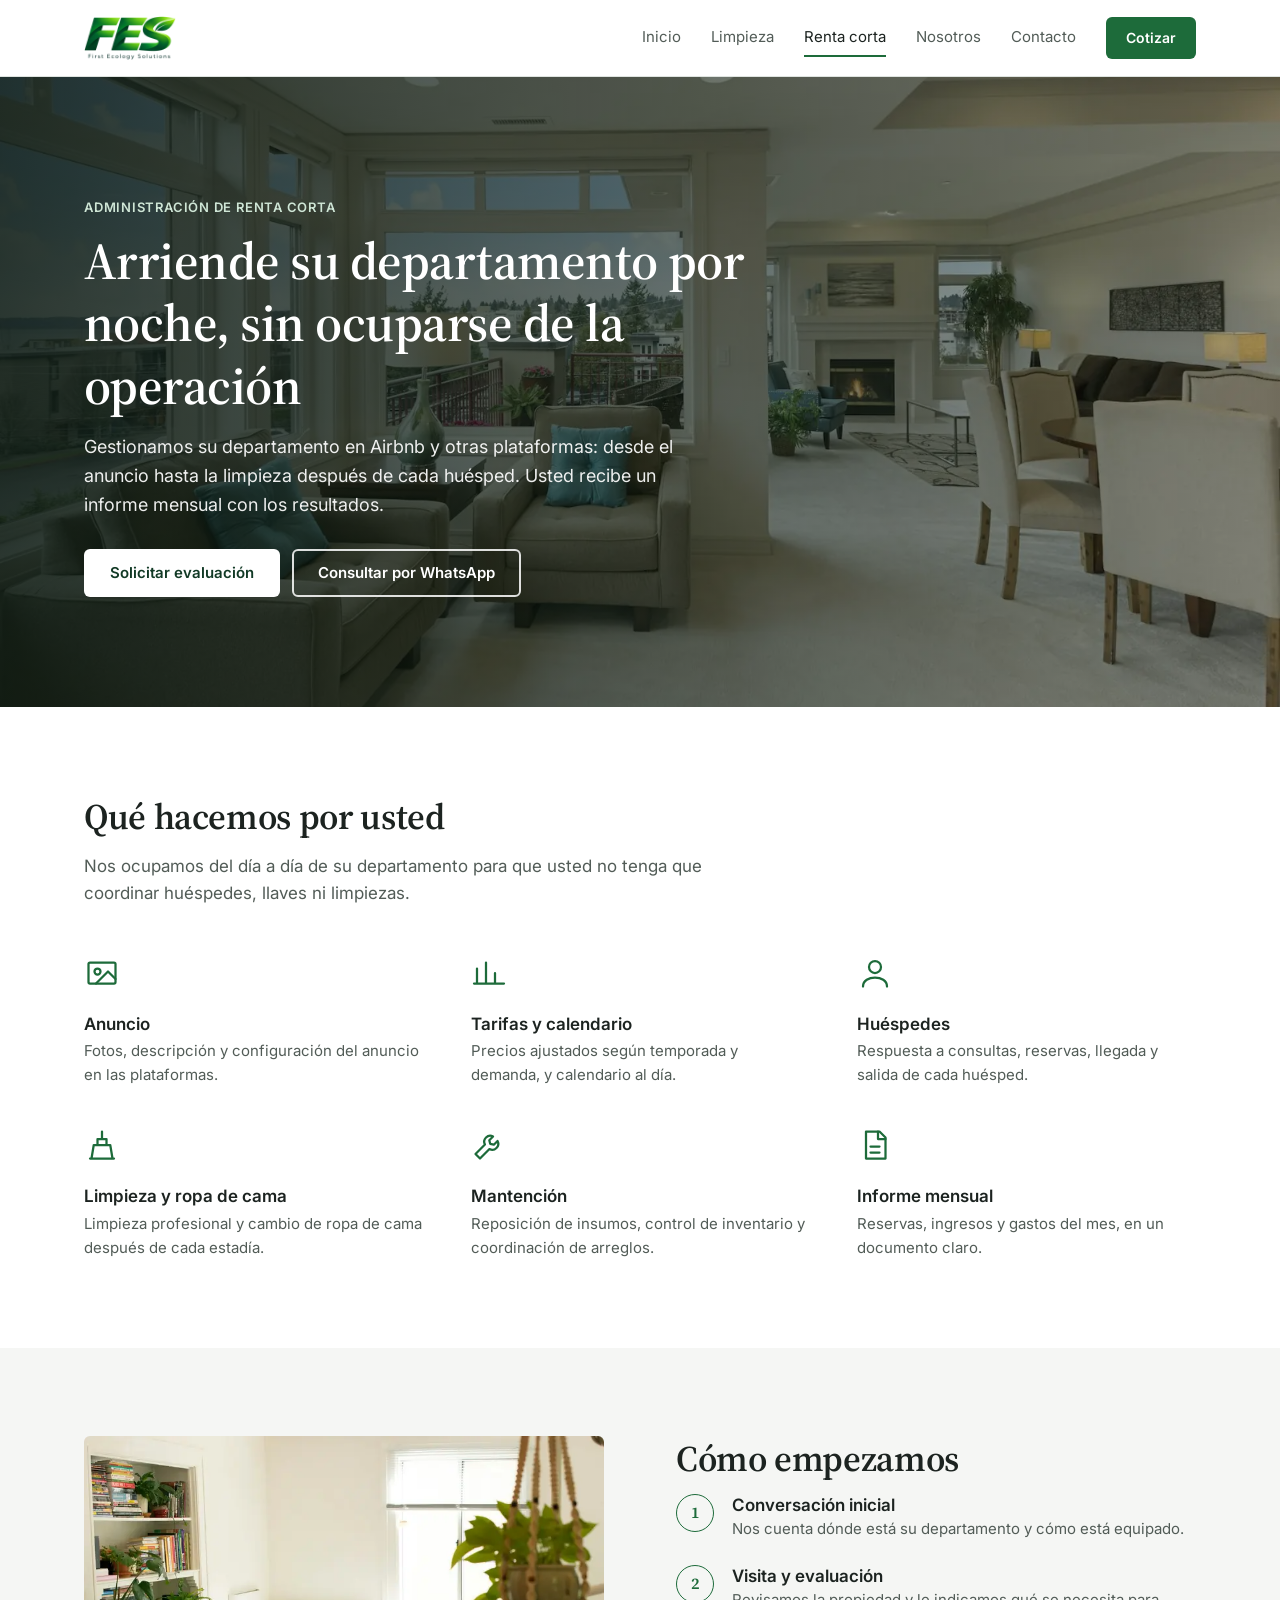
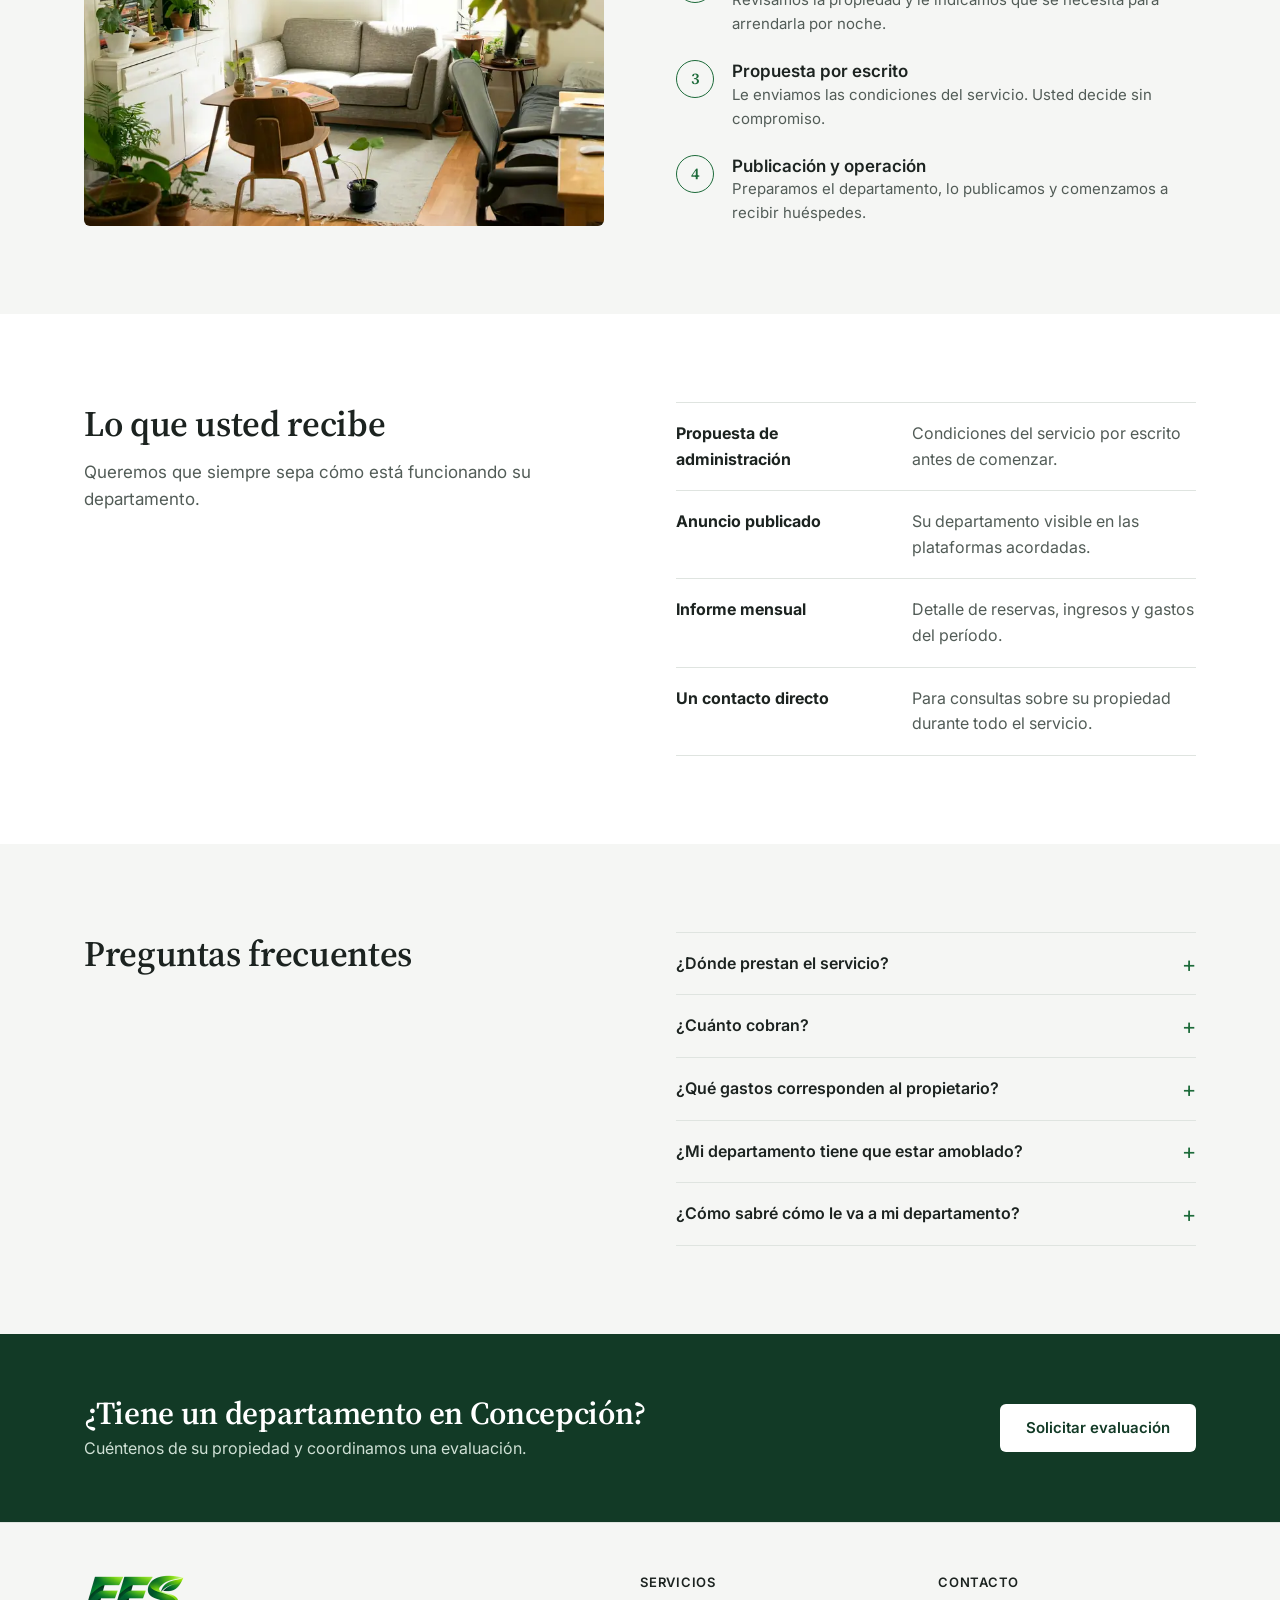
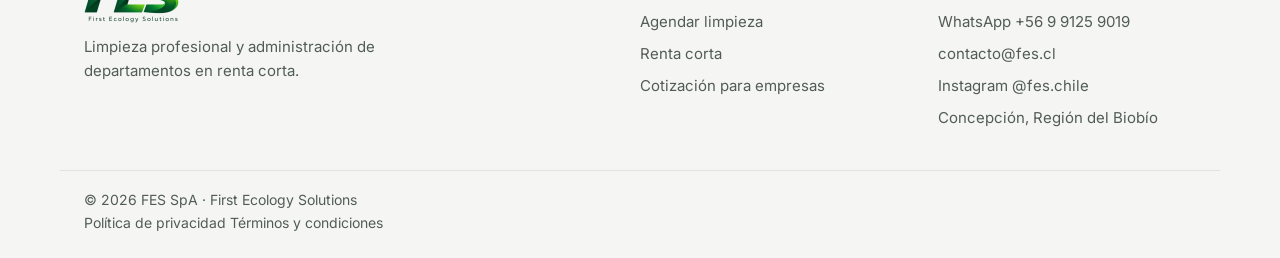
<file: public/renta-corta.html>
<!DOCTYPE html>
<html lang="es-CL">
<head>
  <meta charset="UTF-8" />
  <meta name="viewport" content="width=device-width, initial-scale=1.0" />
  <title>Administración de departamentos en renta corta | FES</title>
  <meta name="description" content="FES administra su departamento en Airbnb y otras plataformas: anuncio, tarifas, huéspedes, limpieza, mantención e informe mensual. Solicite una evaluación." />
  <link rel="canonical" href="https://fesspa.cl/renta-corta" />
  <meta name="theme-color" content="#123a26" />
  <meta property="og:type" content="website" />
  <meta property="og:locale" content="es_CL" />
  <meta property="og:site_name" content="FES · First Ecology Solutions" />
  <meta property="og:title" content="Administración de departamentos en renta corta | FES" />
  <meta property="og:description" content="Nos encargamos del anuncio, los huéspedes, la limpieza y la mantención de su departamento. Usted recibe un informe mensual." />
  <meta property="og:url" content="https://fesspa.cl/renta-corta" />
  <meta property="og:image" content="https://fesspa.cl/assets/og-image.jpg" />
  <meta property="og:image:width" content="1200" />
  <meta property="og:image:height" content="630" />
  <meta name="twitter:card" content="summary_large_image" />
  <link rel="icon" type="image/png" sizes="48x48" href="/assets/favicon-48.png" />
  <link rel="apple-touch-icon" href="/assets/apple-touch-icon.png" />
  <link rel="preconnect" href="https://fonts.googleapis.com" />
  <link rel="preconnect" href="https://fonts.gstatic.com" crossorigin />
  <link href="https://fonts.googleapis.com/css2?family=Inter:wght@400;500;600&family=Source+Serif+4:opsz,wght@8..60,600&display=swap" rel="stylesheet" />
  <link rel="stylesheet" href="/styles.css" />
</head>
<body>
  <a class="skip-link" href="#contenido">Saltar al contenido</a>

  <header class="header">
    <div class="container header__inner">
      <a href="/" class="header__logo" aria-label="FES, ir al inicio">
        <picture>
          <source srcset="/assets/logo-fes.webp" type="image/webp" />
          <img src="/assets/logo-fes.png" alt="FES First Ecology Solutions" width="400" height="192" />
        </picture>
      </a>
      <button class="nav-toggle" id="navToggle" type="button" aria-label="Abrir menú" aria-expanded="false" aria-controls="nav">
        <span></span><span></span><span></span>
      </button>
      <nav class="nav" id="nav" aria-label="Principal">
        <a href="/">Inicio</a>
        <a href="https://www.tuu.cl/fes" data-link="booking" target="_blank" rel="noopener">Limpieza<span class="sr-only"> (abre la agenda en una pestaña nueva)</span></a>
        <a href="/renta-corta" aria-current="page">Renta corta</a>
        <a href="/nosotros">Nosotros</a>
        <a href="/contacto">Contacto</a>
        <a href="/contacto" class="btn btn--primary btn--sm nav__cta">Cotizar</a>
      </nav>
    </div>
  </header>

  <main id="contenido">
    <section class="banner">
      <picture>
        <source type="image/webp" srcset="/assets/img/depto-living-800.webp 800w, /assets/img/depto-living-1600.webp 1600w" sizes="100vw" />
        <img class="banner__img" src="/assets/img/depto-living.jpg" alt="" width="1200" height="800" fetchpriority="high" />
      </picture>
      <div class="container banner__content">
        <p class="kicker kicker--light">Administración de renta corta</p>
        <h1>Arriende su departamento por noche, sin ocuparse de la operación</h1>
        <p>Gestionamos su departamento en Airbnb y otras plataformas: desde el anuncio hasta la limpieza después de cada huésped. Usted recibe un informe mensual con los resultados.</p>
        <div class="btn-row">
          <a href="/contacto?servicio=renta-corta" class="btn btn--light">Solicitar evaluación</a>
          <a href="#" data-link="whatsapp" data-wa-text="Hola FES, quiero información sobre la administración de mi departamento en renta corta." target="_blank" rel="noopener" class="btn btn--outline-light">Consultar por WhatsApp<span class="sr-only"> (pestaña nueva)</span></a>
        </div>
      </div>
    </section>

    <section class="section" aria-labelledby="t-servicio">
      <div class="container">
        <div class="section__head">
          <h2 id="t-servicio">Qué hacemos por usted</h2>
          <p>Nos ocupamos del día a día de su departamento para que usted no tenga que coordinar huéspedes, llaves ni limpiezas.</p>
        </div>
        <ul class="icons">
          <li>
            <svg viewBox="0 0 24 24" aria-hidden="true"><rect x="3" y="5" width="18" height="14" rx="1"/><circle cx="9" cy="11" r="2"/><path d="M21 16l-5-5-8 8"/></svg>
            <h3>Anuncio</h3>
            <p>Fotos, descripción y configuración del anuncio en las plataformas.</p>
          </li>
          <li>
            <svg viewBox="0 0 24 24" aria-hidden="true"><path d="M4 19V9M10 19V5M16 19v-7M22 19H2"/></svg>
            <h3>Tarifas y calendario</h3>
            <p>Precios ajustados según temporada y demanda, y calendario al día.</p>
          </li>
          <li>
            <svg viewBox="0 0 24 24" aria-hidden="true"><circle cx="12" cy="8" r="4"/><path d="M4 21c0-4 4-6 8-6s8 2 8 6"/></svg>
            <h3>Huéspedes</h3>
            <p>Respuesta a consultas, reservas, llegada y salida de cada huésped.</p>
          </li>
          <li>
            <svg viewBox="0 0 24 24" aria-hidden="true"><path d="M5 21l1.5-9h11L19 21M4 21h16M9 12V8h6v4M12 8V3"/></svg>
            <h3>Limpieza y ropa de cama</h3>
            <p>Limpieza profesional y cambio de ropa de cama después de cada estadía.</p>
          </li>
          <li>
            <svg viewBox="0 0 24 24" aria-hidden="true"><path d="M14.7 6.3a4 4 0 00-5.4 5.4L3 18l3 3 6.3-6.3a4 4 0 005.4-5.4l-2.5 2.5-2.4-.6-.6-2.4z"/></svg>
            <h3>Mantención</h3>
            <p>Reposición de insumos, control de inventario y coordinación de arreglos.</p>
          </li>
          <li>
            <svg viewBox="0 0 24 24" aria-hidden="true"><path d="M6 3h9l4 4v14H6z"/><path d="M14 3v5h5M9 13h6M9 17h6"/></svg>
            <h3>Informe mensual</h3>
            <p>Reservas, ingresos y gastos del mes, en un documento claro.</p>
          </li>
        </ul>
      </div>
    </section>

    <section class="section section--alt" aria-labelledby="t-proceso">
      <div class="container split">
        <picture>
          <source type="image/webp" srcset="/assets/img/depto-plantas-800.webp 800w, /assets/img/depto-plantas-1600.webp 1600w" sizes="(max-width: 800px) 100vw, 540px" />
          <img class="split__img" src="/assets/img/depto-plantas.jpg" alt="Living de un departamento amoblado, luminoso y con plantas" width="1200" height="893" loading="lazy" />
        </picture>
        <div>
          <h2 id="t-proceso">Cómo empezamos</h2>
          <ol class="steps">
            <li><span aria-hidden="true">1</span><div><h3>Conversación inicial</h3><p>Nos cuenta dónde está su departamento y cómo está equipado.</p></div></li>
            <li><span aria-hidden="true">2</span><div><h3>Visita y evaluación</h3><p>Revisamos la propiedad y le indicamos qué se necesita para arrendarla por noche.</p></div></li>
            <li><span aria-hidden="true">3</span><div><h3>Propuesta por escrito</h3><p>Le enviamos las condiciones del servicio. Usted decide sin compromiso.</p></div></li>
            <li><span aria-hidden="true">4</span><div><h3>Publicación y operación</h3><p>Preparamos el departamento, lo publicamos y comenzamos a recibir huéspedes.</p></div></li>
          </ol>
        </div>
      </div>
    </section>

    <section class="section" aria-labelledby="t-recibe">
      <div class="container split split--top">
        <div>
          <h2 id="t-recibe">Lo que usted recibe</h2>
          <p class="body-lg">Queremos que siempre sepa cómo está funcionando su departamento.</p>
        </div>
        <ul class="deliverables">
          <li><strong>Propuesta de administración</strong><span>Condiciones del servicio por escrito antes de comenzar.</span></li>
          <li><strong>Anuncio publicado</strong><span>Su departamento visible en las plataformas acordadas.</span></li>
          <li><strong>Informe mensual</strong><span>Detalle de reservas, ingresos y gastos del período.</span></li>
          <li><strong>Un contacto directo</strong><span>Para consultas sobre su propiedad durante todo el servicio.</span></li>
        </ul>
      </div>
    </section>

    <section class="section section--alt" aria-labelledby="t-faq">
      <div class="container split split--top">
        <h2 id="t-faq">Preguntas frecuentes</h2>
        <div class="faq">
          <details>
            <summary>¿Dónde prestan el servicio?</summary>
            <p>Estamos en Concepción, Región del Biobío. Cuéntenos dónde está su departamento y le confirmamos si podemos administrarlo.</p>
          </details>
          <details>
            <summary>¿Cuánto cobran?</summary>
            <p>Depende de la propiedad y del servicio que necesite. Después de la evaluación le enviamos una propuesta por escrito con todas las condiciones, sin compromiso.</p>
          </details>
          <details>
            <summary>¿Qué gastos corresponden al propietario?</summary>
            <p>En la propuesta detallamos qué gastos asume el propietario y cuáles están incluidos en el servicio, para que no haya sorpresas.</p>
          </details>
          <details>
            <summary>¿Mi departamento tiene que estar amoblado?</summary>
            <p>No necesariamente. En la evaluación le indicamos qué equipamiento hace falta para recibir huéspedes.</p>
          </details>
          <details>
            <summary>¿Cómo sabré cómo le va a mi departamento?</summary>
            <p>Cada mes recibe un informe con las reservas, los ingresos y los gastos del período. Además, puede escribirnos cuando lo necesite.</p>
          </details>
        </div>
      </div>
    </section>

    <section class="cta">
      <div class="container cta__inner">
        <div>
          <h2>¿Tiene un departamento en Concepción?</h2>
          <p>Cuéntenos de su propiedad y coordinamos una evaluación.</p>
        </div>
        <a href="/contacto?servicio=renta-corta" class="btn btn--light">Solicitar evaluación</a>
      </div>
    </section>
  </main>

  <footer class="footer">
    <div class="container footer__inner">
      <div class="footer__brand">
        <picture>
          <source srcset="/assets/logo-fes.webp" type="image/webp" />
          <img src="/assets/logo-fes.png" alt="FES First Ecology Solutions" width="400" height="192" loading="lazy" />
        </picture>
        <p>Limpieza profesional y administración de departamentos en renta corta.</p>
      </div>
      <nav aria-label="Servicios">
        <h2>Servicios</h2>
        <a href="https://www.tuu.cl/fes" data-link="booking" target="_blank" rel="noopener">Agendar limpieza<span class="sr-only"> (pestaña nueva)</span></a>
        <a href="/renta-corta">Renta corta</a>
        <a href="/contacto?servicio=empresa">Cotización para empresas</a>
      </nav>
      <div>
        <h2>Contacto</h2>
        <a href="#" data-link="whatsapp" target="_blank" rel="noopener">WhatsApp <span data-text="whatsappLabel"></span></a>
        <a href="#" data-link="email"><span data-text="email"></span></a>
        <a href="#" data-link="instagram" target="_blank" rel="noopener">Instagram <span data-text="instagramLabel"></span></a>
        <p data-show-if="location" data-text="location"></p>
      </div>
    </div>
    <div class="container footer__bottom footer__legal">
      <p>© <span data-year></span> FES SpA · First Ecology Solutions<span data-show-if="rut"> · RUT <span data-text="rut"></span></span></p>
      <nav aria-label="Información legal">
        <a href="/privacidad">Política de privacidad</a>
        <a href="/terminos">Términos y condiciones</a>
      </nav>
    </div>
  </footer>

  <script src="/config.js"></script>
  <script src="/script.js"></script>
</body>
</html>
</file>
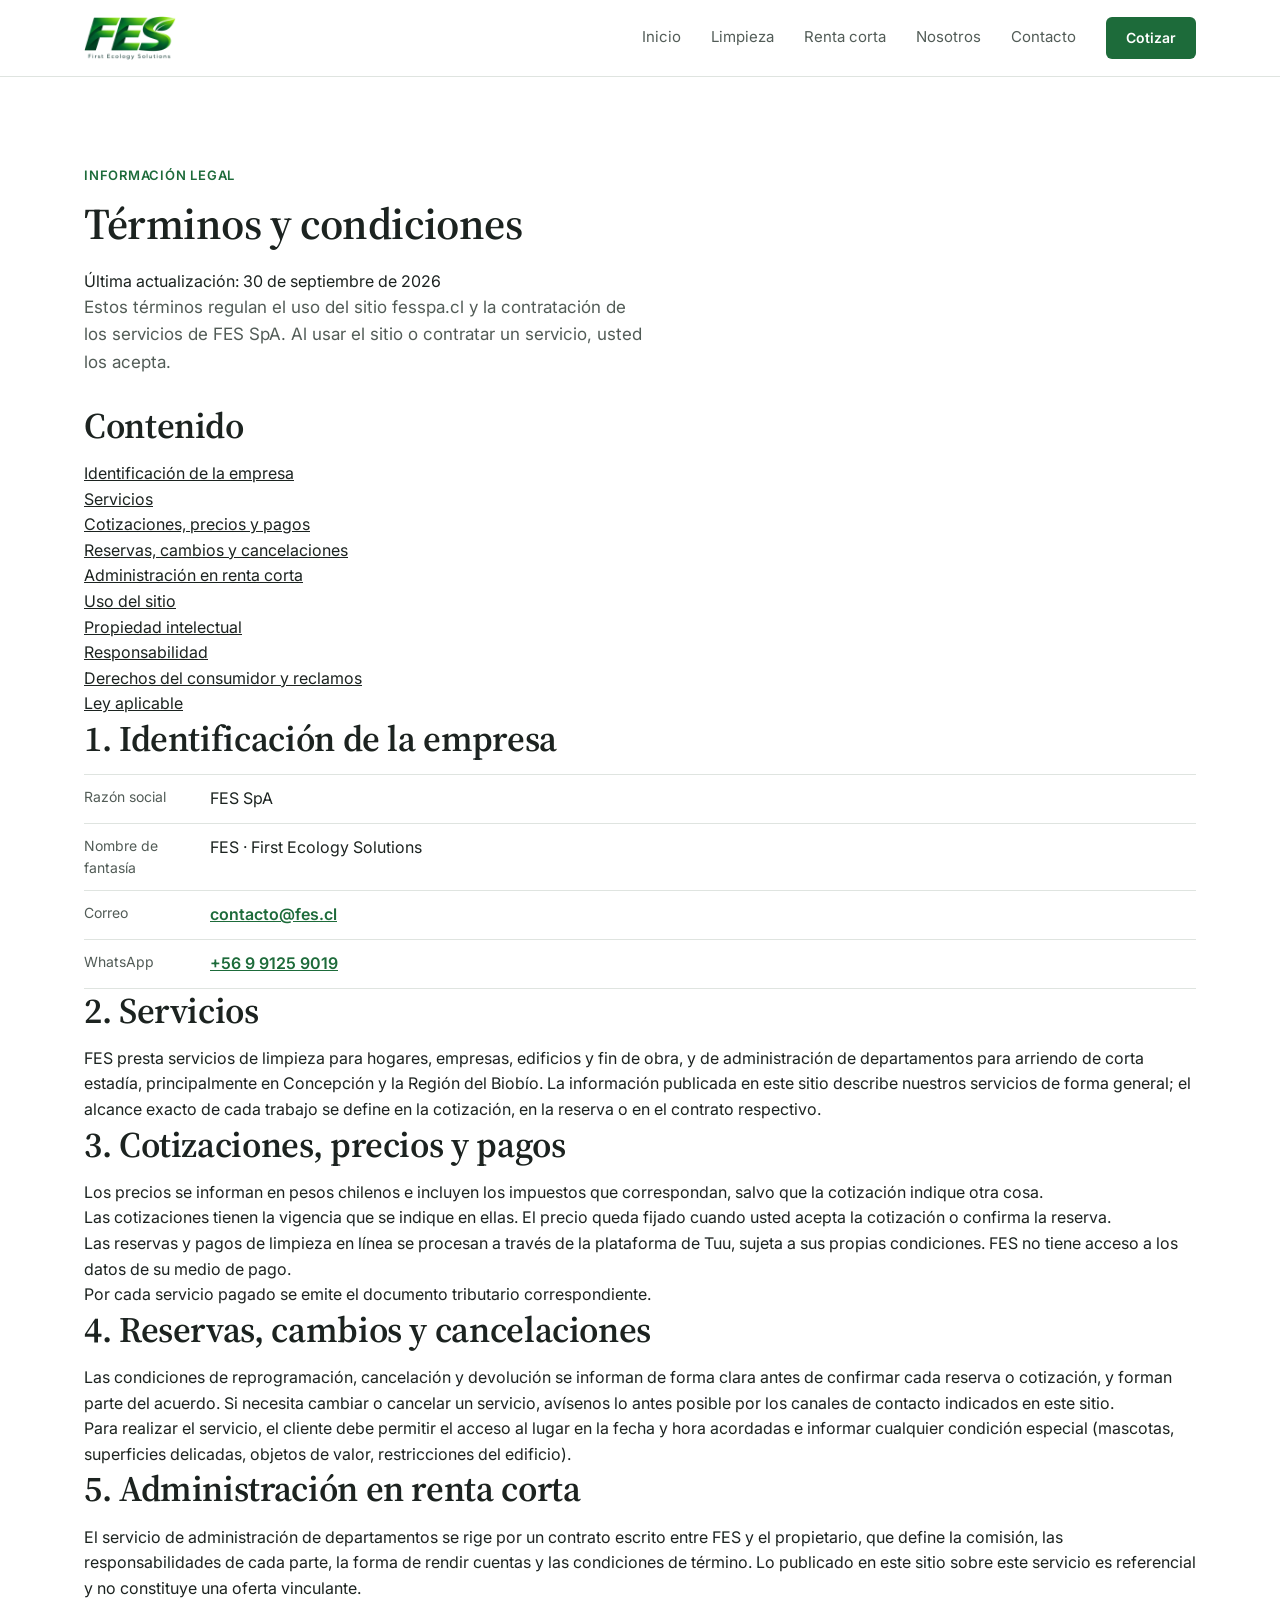
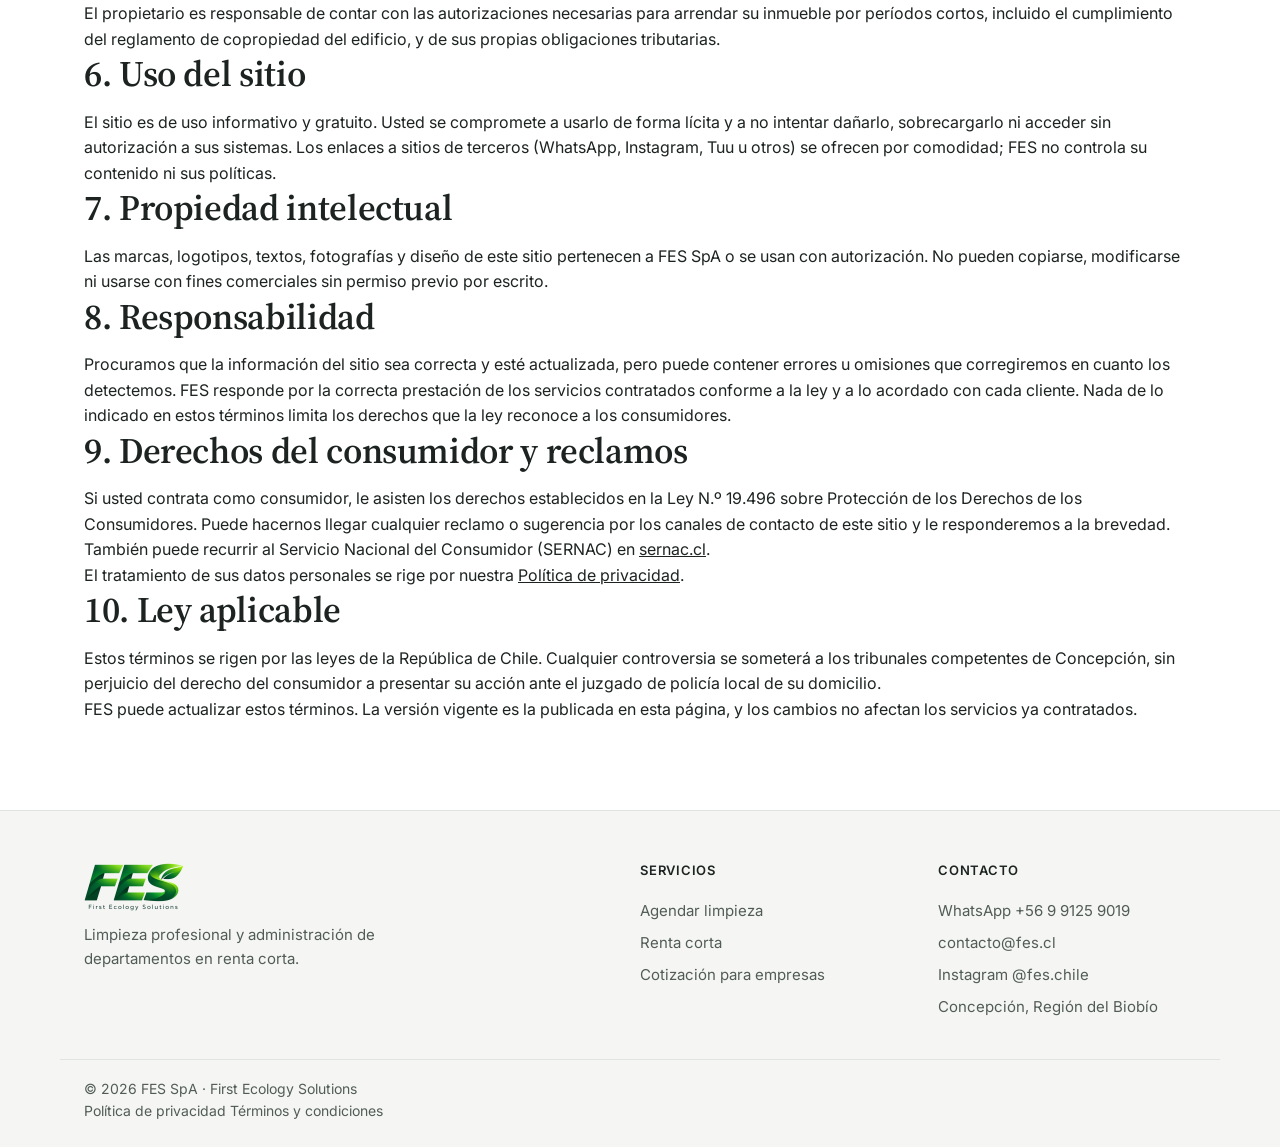
<file: public/terminos.html>
<!DOCTYPE html>
<html lang="es-CL">
<head>
  <meta charset="UTF-8" />
  <meta name="viewport" content="width=device-width, initial-scale=1.0" />
  <title>Términos y condiciones | FES · First Ecology Solutions</title>
  <meta name="description" content="Condiciones de uso del sitio fesspa.cl y de contratación de los servicios de limpieza y administración en renta corta de FES SpA." />
  <link rel="canonical" href="https://fesspa.cl/terminos" />
  <meta name="theme-color" content="#123a26" />
  <meta property="og:type" content="website" />
  <meta property="og:locale" content="es_CL" />
  <meta property="og:site_name" content="FES · First Ecology Solutions" />
  <meta property="og:title" content="Términos y condiciones | FES" />
  <meta property="og:description" content="Condiciones de uso del sitio fesspa.cl y de contratación de los servicios de limpieza y administración en renta corta de FES SpA." />
  <meta property="og:url" content="https://fesspa.cl/terminos" />
  <meta property="og:image" content="https://fesspa.cl/assets/og-image.jpg" />
  <meta property="og:image:width" content="1200" />
  <meta property="og:image:height" content="630" />
  <meta name="twitter:card" content="summary_large_image" />
  <link rel="icon" type="image/png" sizes="48x48" href="/assets/favicon-48.png" />
  <link rel="apple-touch-icon" href="/assets/apple-touch-icon.png" />
  <link rel="preconnect" href="https://fonts.googleapis.com" />
  <link rel="preconnect" href="https://fonts.gstatic.com" crossorigin />
  <link href="https://fonts.googleapis.com/css2?family=Inter:wght@400;500;600&family=Source+Serif+4:opsz,wght@8..60,600&display=swap" rel="stylesheet" />
  <link rel="stylesheet" href="/styles.css" />
</head>
<body>
  <a class="skip-link" href="#contenido">Saltar al contenido</a>

  <header class="header">
    <div class="container header__inner">
      <a href="/" class="header__logo" aria-label="FES, ir al inicio">
        <picture>
          <source srcset="/assets/logo-fes.webp" type="image/webp" />
          <img src="/assets/logo-fes.png" alt="FES First Ecology Solutions" width="400" height="192" />
        </picture>
      </a>
      <button class="nav-toggle" id="navToggle" type="button" aria-label="Abrir menú" aria-expanded="false" aria-controls="nav">
        <span></span><span></span><span></span>
      </button>
      <nav class="nav" id="nav" aria-label="Principal">
        <a href="/">Inicio</a>
        <a href="https://www.tuu.cl/fes" data-link="booking" target="_blank" rel="noopener">Limpieza<span class="sr-only"> (abre la agenda en una pestaña nueva)</span></a>
        <a href="/renta-corta">Renta corta</a>
        <a href="/nosotros">Nosotros</a>
        <a href="/contacto">Contacto</a>
        <a href="/contacto" class="btn btn--primary btn--sm nav__cta">Cotizar</a>
      </nav>
    </div>
  </header>

  <main id="contenido">
    <section class="section">
      <div class="container legal">
        <p class="kicker">Información legal</p>
        <h1 class="page-title">Términos y condiciones</h1>
        <p class="legal__updated">Última actualización: 30 de septiembre de 2026</p>
        <p class="body-lg">Estos términos regulan el uso del sitio fesspa.cl y la contratación de los servicios de FES SpA. Al usar el sitio o contratar un servicio, usted los acepta.</p>

        <nav class="legal__toc" aria-labelledby="toc-title">
          <h2 id="toc-title">Contenido</h2>
          <ol>
            <li><a href="#empresa">Identificación de la empresa</a></li>
            <li><a href="#servicios">Servicios</a></li>
            <li><a href="#precios">Cotizaciones, precios y pagos</a></li>
            <li><a href="#reservas">Reservas, cambios y cancelaciones</a></li>
            <li><a href="#renta-corta">Administración en renta corta</a></li>
            <li><a href="#uso">Uso del sitio</a></li>
            <li><a href="#propiedad">Propiedad intelectual</a></li>
            <li><a href="#responsabilidad">Responsabilidad</a></li>
            <li><a href="#consumidor">Derechos del consumidor y reclamos</a></li>
            <li><a href="#ley">Ley aplicable</a></li>
          </ol>
        </nav>

        <section id="empresa">
          <h2>1. Identificación de la empresa</h2>
          <dl class="facts facts--compact">
            <div><dt>Razón social</dt><dd>FES SpA</dd></div>
            <div><dt>Nombre de fantasía</dt><dd>FES · First Ecology Solutions</dd></div>
            <div data-show-if="rut"><dt>RUT</dt><dd data-text="rut"></dd></div>
            <div data-show-if="legalAddress"><dt>Domicilio</dt><dd data-text="legalAddress"></dd></div>
            <div data-show-if="email"><dt>Correo</dt><dd><a href="#" data-link="email"><span data-text="email"></span></a></dd></div>
            <div data-show-if="whatsapp"><dt>WhatsApp</dt><dd><a href="#" data-link="whatsapp" target="_blank" rel="noopener"><span data-text="whatsappLabel"></span><span class="sr-only"> (pestaña nueva)</span></a></dd></div>
          </dl>
        </section>

        <section id="servicios">
          <h2>2. Servicios</h2>
          <p>FES presta servicios de limpieza para hogares, empresas, edificios y fin de obra, y de administración de departamentos para arriendo de corta estadía, principalmente en Concepción y la Región del Biobío. La información publicada en este sitio describe nuestros servicios de forma general; el alcance exacto de cada trabajo se define en la cotización, en la reserva o en el contrato respectivo.</p>
        </section>

        <section id="precios">
          <h2>3. Cotizaciones, precios y pagos</h2>
          <ul>
            <li>Los precios se informan en pesos chilenos e incluyen los impuestos que correspondan, salvo que la cotización indique otra cosa.</li>
            <li>Las cotizaciones tienen la vigencia que se indique en ellas. El precio queda fijado cuando usted acepta la cotización o confirma la reserva.</li>
            <li>Las reservas y pagos de limpieza en línea se procesan a través de la plataforma de Tuu, sujeta a sus propias condiciones. FES no tiene acceso a los datos de su medio de pago.</li>
            <li>Por cada servicio pagado se emite el documento tributario correspondiente.</li>
          </ul>
        </section>

        <section id="reservas">
          <h2>4. Reservas, cambios y cancelaciones</h2>
          <p>Las condiciones de reprogramación, cancelación y devolución se informan de forma clara antes de confirmar cada reserva o cotización, y forman parte del acuerdo. Si necesita cambiar o cancelar un servicio, avísenos lo antes posible por los canales de contacto indicados en este sitio.</p>
          <p>Para realizar el servicio, el cliente debe permitir el acceso al lugar en la fecha y hora acordadas e informar cualquier condición especial (mascotas, superficies delicadas, objetos de valor, restricciones del edificio).</p>
        </section>

        <section id="renta-corta">
          <h2>5. Administración en renta corta</h2>
          <p>El servicio de administración de departamentos se rige por un contrato escrito entre FES y el propietario, que define la comisión, las responsabilidades de cada parte, la forma de rendir cuentas y las condiciones de término. Lo publicado en este sitio sobre este servicio es referencial y no constituye una oferta vinculante.</p>
          <p>El propietario es responsable de contar con las autorizaciones necesarias para arrendar su inmueble por períodos cortos, incluido el cumplimiento del reglamento de copropiedad del edificio, y de sus propias obligaciones tributarias.</p>
        </section>

        <section id="uso">
          <h2>6. Uso del sitio</h2>
          <p>El sitio es de uso informativo y gratuito. Usted se compromete a usarlo de forma lícita y a no intentar dañarlo, sobrecargarlo ni acceder sin autorización a sus sistemas. Los enlaces a sitios de terceros (WhatsApp, Instagram, Tuu u otros) se ofrecen por comodidad; FES no controla su contenido ni sus políticas.</p>
        </section>

        <section id="propiedad">
          <h2>7. Propiedad intelectual</h2>
          <p>Las marcas, logotipos, textos, fotografías y diseño de este sitio pertenecen a FES SpA o se usan con autorización. No pueden copiarse, modificarse ni usarse con fines comerciales sin permiso previo por escrito.</p>
        </section>

        <section id="responsabilidad">
          <h2>8. Responsabilidad</h2>
          <p>Procuramos que la información del sitio sea correcta y esté actualizada, pero puede contener errores u omisiones que corregiremos en cuanto los detectemos. FES responde por la correcta prestación de los servicios contratados conforme a la ley y a lo acordado con cada cliente. Nada de lo indicado en estos términos limita los derechos que la ley reconoce a los consumidores.</p>
        </section>

        <section id="consumidor">
          <h2>9. Derechos del consumidor y reclamos</h2>
          <p>Si usted contrata como consumidor, le asisten los derechos establecidos en la Ley N.º 19.496 sobre Protección de los Derechos de los Consumidores. Puede hacernos llegar cualquier reclamo o sugerencia por los canales de contacto de este sitio y le responderemos a la brevedad. También puede recurrir al Servicio Nacional del Consumidor (SERNAC) en <a href="https://www.sernac.cl" target="_blank" rel="noopener">sernac.cl<span class="sr-only"> (pestaña nueva)</span></a>.</p>
          <p>El tratamiento de sus datos personales se rige por nuestra <a href="/privacidad">Política de privacidad</a>.</p>
        </section>

        <section id="ley">
          <h2>10. Ley aplicable</h2>
          <p>Estos términos se rigen por las leyes de la República de Chile. Cualquier controversia se someterá a los tribunales competentes de Concepción, sin perjuicio del derecho del consumidor a presentar su acción ante el juzgado de policía local de su domicilio.</p>
          <p>FES puede actualizar estos términos. La versión vigente es la publicada en esta página, y los cambios no afectan los servicios ya contratados.</p>
        </section>
      </div>
    </section>
  </main>

  <footer class="footer">
    <div class="container footer__inner">
      <div class="footer__brand">
        <picture>
          <source srcset="/assets/logo-fes.webp" type="image/webp" />
          <img src="/assets/logo-fes.png" alt="FES First Ecology Solutions" width="400" height="192" loading="lazy" />
        </picture>
        <p>Limpieza profesional y administración de departamentos en renta corta.</p>
      </div>
      <nav aria-label="Servicios">
        <h2>Servicios</h2>
        <a href="https://www.tuu.cl/fes" data-link="booking" target="_blank" rel="noopener">Agendar limpieza<span class="sr-only"> (pestaña nueva)</span></a>
        <a href="/renta-corta">Renta corta</a>
        <a href="/contacto?servicio=empresa">Cotización para empresas</a>
      </nav>
      <div>
        <h2>Contacto</h2>
        <a href="#" data-link="whatsapp" target="_blank" rel="noopener">WhatsApp <span data-text="whatsappLabel"></span></a>
        <a href="#" data-link="email"><span data-text="email"></span></a>
        <a href="#" data-link="instagram" target="_blank" rel="noopener">Instagram <span data-text="instagramLabel"></span></a>
        <p data-show-if="location" data-text="location"></p>
      </div>
    </div>
    <div class="container footer__bottom footer__legal">
      <p>© <span data-year></span> FES SpA · First Ecology Solutions<span data-show-if="rut"> · RUT <span data-text="rut"></span></span></p>
      <nav aria-label="Información legal">
        <a href="/privacidad">Política de privacidad</a>
        <a href="/terminos">Términos y condiciones</a>
      </nav>
    </div>
  </footer>

  <script src="/config.js"></script>
  <script src="/script.js"></script>
</body>
</html>
</file>
<file: styles.css>
/* FES · First Ecology Solutions */
:root {
  --green-dark: #123a26;
  --green:      #1d6b3a;
  --green-tint: #eaf3ec;
  --ink:        #1c2320;
  --muted:      #525c57;
  --line:       #dfe4e0;
  --alt:        #f5f6f4;
  --error:      #b3261e;
  --focus:      #1b5fd1;
  --radius:     6px;
  --serif: "Source Serif 4", Georgia, "Times New Roman", serif;
  --sans:  "Inter", system-ui, -apple-system, "Segoe UI", Roboto, sans-serif;
}

*, *::before, *::after { box-sizing: border-box; }
* { margin: 0; padding: 0; }
html { -webkit-text-size-adjust: 100%; }
[hidden] { display: none !important; }
body { font-family: var(--sans); color: var(--ink); background: #fff; font-size: 16px; line-height: 1.6; -webkit-font-smoothing: antialiased; min-height: 100vh; display: flex; flex-direction: column; }
main { flex: 1; }
img { max-width: 100%; height: auto; display: block; }
a { color: inherit; }
ul, ol { list-style: none; }
h1, h2 { font-family: var(--serif); font-weight: 600; line-height: 1.2; letter-spacing: -.01em; }
h3 { font-size: 17px; font-weight: 600; line-height: 1.35; }
.container { width: 100%; max-width: 1160px; margin: 0 auto; padding: 0 24px; }

/* Accesibilidad */
.sr-only { position: absolute; width: 1px; height: 1px; padding: 0; margin: -1px; overflow: hidden; clip: rect(0 0 0 0); white-space: nowrap; border: 0; }
.skip-link { position: absolute; left: 16px; top: -60px; z-index: 100; background: var(--ink); color: #fff; padding: 10px 16px; border-radius: var(--radius); text-decoration: none; }
.skip-link:focus { top: 12px; }
:focus-visible { outline: 3px solid var(--focus); outline-offset: 2px; }
.banner :focus-visible, .cta :focus-visible, .choice:focus-visible { outline-color: #fff; box-shadow: 0 0 0 6px var(--focus); }
@media (prefers-reduced-motion: reduce) { * { transition: none !important; scroll-behavior: auto !important; } }

/* Botones */
.btn { display: inline-flex; align-items: center; justify-content: center; gap: 8px; min-height: 48px; padding: 12px 24px; border-radius: var(--radius); border: 2px solid transparent; font: 600 15px/1.2 var(--sans); text-decoration: none; text-align: center; cursor: pointer; transition: background-color .15s, color .15s, border-color .15s; }
.btn--sm { min-height: 42px; padding: 9px 18px; font-size: 14px; }
.btn--block { width: 100%; }
.btn--primary { background: var(--green); color: #fff; }
.btn--primary:hover { background: var(--green-dark); }
.btn--secondary { background: #fff; color: var(--green); border-color: var(--green); }
.btn--secondary:hover { background: var(--green-tint); }
.btn--light { background: #fff; color: var(--green-dark); }
.btn--light:hover { background: var(--green-tint); }
.btn--outline-light { color: #fff; border-color: rgba(255, 255, 255, .85); }
.btn--outline-light:hover { background: rgba(255, 255, 255, .12); }
.btn-row { display: flex; flex-wrap: wrap; gap: 12px; }

.link-arrow { font-weight: 600; color: var(--green); text-decoration: none; }
.link-arrow::after { content: " →"; }
.link-arrow:hover { text-decoration: underline; }

.kicker { font-size: 13px; font-weight: 600; letter-spacing: .06em; text-transform: uppercase; color: var(--green); margin-bottom: 12px; }
.kicker--light { color: #cfe6d6; }
.body-lg { font-size: 17px; color: var(--muted); margin-bottom: 28px; max-width: 560px; }
.page-title { font-size: clamp(30px, 4vw, 44px); margin-bottom: 18px; }

/* Encabezado */
.header { position: sticky; top: 0; z-index: 50; background: #fff; border-bottom: 1px solid var(--line); }
.header__inner { display: flex; align-items: center; justify-content: space-between; gap: 24px; height: 76px; }
.header__logo { display: block; flex-shrink: 0; }
.header__logo img { height: 44px; width: auto; }
.nav { display: flex; align-items: center; gap: 30px; }
.nav a:not(.btn) { font-size: 15px; color: var(--muted); text-decoration: none; padding: 6px 0; border-bottom: 2px solid transparent; }
.nav a:not(.btn):hover { color: var(--ink); }
.nav a[aria-current="page"]:not(.btn) { color: var(--ink); border-bottom-color: var(--green); }
.nav-toggle { display: none; width: 48px; height: 48px; background: none; border: 0; border-radius: var(--radius); cursor: pointer; padding: 12px; }
.nav-toggle span { display: block; height: 2px; background: var(--ink); margin: 5px 0; transition: transform .2s, opacity .2s; }
.nav-toggle[aria-expanded="true"] span:nth-child(1) { transform: translateY(7px) rotate(45deg); }
.nav-toggle[aria-expanded="true"] span:nth-child(2) { opacity: 0; }
.nav-toggle[aria-expanded="true"] span:nth-child(3) { transform: translateY(-7px) rotate(-45deg); }

/* Portada */
.home { padding: 56px 0 80px; }
.home__intro { text-align: center; max-width: 720px; margin: 0 auto 40px; }
.home__intro h1 { font-size: clamp(30px, 4vw, 46px); margin-bottom: 14px; }
.home__lead { color: var(--muted); font-size: 17px; }

.choices { display: grid; grid-template-columns: 1fr 1fr; gap: 24px; }
.choice { position: relative; display: flex; flex-direction: column; justify-content: flex-end; min-height: 520px; overflow: hidden; border-radius: var(--radius); background: var(--green-dark); color: #fff; text-decoration: none; }
.choice > picture, .choice > picture img { position: absolute; inset: 0; width: 100%; height: 100%; }
.choice > picture img { object-fit: cover; transition: transform .5s ease; }
.choice::after { content: ""; position: absolute; inset: 0; background: linear-gradient(to top, rgba(8, 22, 15, .92) 0%, rgba(8, 22, 15, .6) 40%, rgba(8, 22, 15, 0) 72%); }
.choice:hover > picture img { transform: scale(1.03); }
.choice__body { position: relative; z-index: 1; padding: 32px; }
.choice__logo { width: 96px; height: auto; background: #fff; padding: 8px 10px; border-radius: 4px; margin-bottom: 16px; }
.choice h2 { font-size: clamp(24px, 2.6vw, 30px); margin-bottom: 10px; }
.choice p { color: rgba(255, 255, 255, .92); font-size: 15px; margin-bottom: 22px; max-width: 460px; }
.choice__btn { display: inline-flex; align-items: center; gap: 8px; min-height: 48px; padding: 12px 22px; background: #fff; color: var(--green-dark); border-radius: var(--radius); font-weight: 600; font-size: 15px; transition: background-color .15s, color .15s; }
.choice:hover .choice__btn { background: var(--green); color: #fff; }

.home__extra { display: grid; grid-template-columns: repeat(3, 1fr); gap: 32px; margin-top: 48px; padding-top: 36px; border-top: 1px solid var(--line); }
.home__extra h2 { font-family: var(--sans); font-size: 16px; font-weight: 600; letter-spacing: 0; margin-bottom: 6px; }
.home__extra p { color: var(--muted); font-size: 15px; margin-bottom: 8px; }

/* Banner de página */
.banner { position: relative; overflow: hidden; color: #fff; background: var(--green-dark); }
.banner picture { position: absolute; inset: 0; }
.banner__img { width: 100%; height: 100%; object-fit: cover; }
.banner::after { content: ""; position: absolute; inset: 0; background: linear-gradient(90deg, rgba(8, 22, 15, .86) 0%, rgba(8, 22, 15, .6) 55%, rgba(8, 22, 15, .35) 100%); }
.banner__content { position: relative; z-index: 1; padding-top: 120px; padding-bottom: 110px; }
.banner h1 { font-size: clamp(30px, 4.6vw, 52px); max-width: 760px; margin-bottom: 16px; }
.banner__content > p:not(.kicker) { font-size: 18px; color: rgba(255, 255, 255, .92); margin-bottom: 30px; max-width: 600px; }

/* Secciones */
.section { padding: 88px 0; }
.section--alt { background: var(--alt); }
.section h2 { font-size: clamp(26px, 3.2vw, 36px); margin-bottom: 14px; }
.section__head { max-width: 680px; margin-bottom: 48px; }
.section__head p { color: var(--muted); font-size: 17px; }

.icons { display: grid; grid-template-columns: repeat(3, 1fr); gap: 40px 48px; }
.icons svg { width: 36px; height: 36px; margin-bottom: 14px; fill: none; stroke: var(--green); stroke-width: 1.5; stroke-linecap: round; stroke-linejoin: round; }
.icons h3 { margin-bottom: 4px; }
.icons p { font-size: 15px; color: var(--muted); }

.split { display: grid; grid-template-columns: 1fr 1fr; gap: 72px; align-items: center; }
.split--top { align-items: start; }
.split__img { width: 100%; aspect-ratio: 4 / 3; object-fit: cover; border-radius: var(--radius); }

.steps { display: grid; gap: 24px; margin-top: 12px; }
.steps li { display: flex; gap: 18px; align-items: flex-start; }
.steps li > span { flex-shrink: 0; width: 38px; height: 38px; border: 1.5px solid var(--green); color: var(--green); border-radius: 50%; display: grid; place-items: center; font-family: var(--serif); font-weight: 600; }
.steps p { color: var(--muted); font-size: 15px; }

.deliverables { border-top: 1px solid var(--line); }
.deliverables li { display: grid; grid-template-columns: 220px 1fr; gap: 16px; padding: 18px 0; border-bottom: 1px solid var(--line); }
.deliverables span { color: var(--muted); }

.faq { border-top: 1px solid var(--line); }
.faq details { border-bottom: 1px solid var(--line); }
.faq summary { cursor: pointer; list-style: none; padding: 18px 0; font-weight: 600; display: flex; justify-content: space-between; align-items: center; gap: 20px; }
.faq summary::-webkit-details-marker { display: none; }
.faq summary::after { content: "+"; flex-shrink: 0; color: var(--green); font-size: 22px; font-weight: 400; line-height: 1; }
.faq details[open] summary::after { content: "−"; }
.faq details p { color: var(--muted); padding-bottom: 20px; max-width: 620px; }

.values { display: grid; grid-template-columns: repeat(4, 1fr); gap: 36px; }
.values li { border-top: 2px solid var(--green); padding-top: 18px; }
.values h3 { margin-bottom: 6px; }
.values p { color: var(--muted); font-size: 15px; }

.facts { border-top: 1px solid var(--line); }
.facts > div { display: grid; grid-template-columns: 180px 1fr; gap: 16px; padding: 14px 0; border-bottom: 1px solid var(--line); }
.facts dt { color: var(--muted); font-size: 15px; }
.facts a { color: var(--green); font-weight: 600; }
.facts--compact > div { grid-template-columns: 110px 1fr; padding: 11px 0; }
.facts--compact dt { font-size: 14px; }

.cta { background: var(--green-dark); color: #fff; padding: 60px 0; }
.cta__inner { display: flex; justify-content: space-between; align-items: center; gap: 24px; flex-wrap: wrap; }
.cta h2 { font-size: clamp(24px, 3vw, 32px); margin-bottom: 4px; }
.cta p { color: #cfe0d5; }

/* Contacto */
.booking-note { background: var(--green-tint); border-radius: var(--radius); padding: 22px 24px; margin-bottom: 28px; }
.booking-note h2 { font-family: var(--sans); font-size: 16px; font-weight: 600; letter-spacing: 0; margin-bottom: 4px; }
.booking-note p { color: var(--muted); font-size: 15px; margin-bottom: 14px; }

.form-wrap { display: grid; gap: 16px; }
.form { border: 1px solid var(--line); border-radius: var(--radius); padding: 32px; display: grid; gap: 18px; background: #fff; }
.form__title { font-size: 24px; }
.form__hint { font-size: 14px; color: var(--muted); margin-top: -10px; }
.field { display: grid; gap: 6px; }
.field label { font-size: 15px; font-weight: 600; }
.field__opt { font-weight: 400; color: var(--muted); }
.field input, .field select, .field textarea { font: 400 16px/1.4 var(--sans); color: var(--ink); min-height: 48px; padding: 11px 13px; border: 1.5px solid #b9c2bc; border-radius: var(--radius); background: #fff; width: 100%; }
.field textarea { resize: vertical; }
.field input:focus, .field select:focus, .field textarea:focus { outline: 3px solid var(--focus); outline-offset: 0; border-color: var(--focus); }
.field [aria-invalid="true"] { border-color: var(--error); }
.field__error { color: var(--error); font-size: 14px; font-weight: 500; }
.field__error::before { content: "⚠ "; }
.form__channel { font-size: 14px; color: var(--muted); background: var(--alt); border-left: 3px solid var(--green); padding: 12px 14px; border-radius: 0 var(--radius) var(--radius) 0; }
.form__channel strong { color: var(--ink); font-weight: 600; }

.form-status { border: 1.5px solid var(--green); background: var(--green-tint); border-radius: var(--radius); padding: 20px 22px; }
.form-status:focus { outline: 3px solid var(--focus); outline-offset: 2px; }
.form-status__title { font-weight: 600; margin-bottom: 4px; }
.form-status p { font-size: 15px; }
.form-status__actions { display: flex; flex-wrap: wrap; gap: 10px; margin-top: 14px; }

/* Pie */
.footer { background: var(--alt); border-top: 1px solid var(--line); font-size: 15px; color: var(--muted); }
.footer__inner { display: grid; grid-template-columns: 2fr 1fr 1fr; gap: 40px; padding-top: 52px; padding-bottom: 40px; }
.footer__brand img { height: 48px; width: auto; margin-bottom: 12px; }
.footer__brand p { max-width: 320px; }
.footer h2 { font-family: var(--sans); font-size: 13px; font-weight: 600; letter-spacing: .06em; text-transform: uppercase; color: var(--ink); margin-bottom: 12px; }
.footer__inner > nav, .footer__inner > div:not(.footer__brand) { display: flex; flex-direction: column; align-items: flex-start; gap: 8px; }
.footer a { text-decoration: none; }
.footer a:hover { color: var(--green); text-decoration: underline; }
.footer__bottom { border-top: 1px solid var(--line); padding-top: 18px; padding-bottom: 24px; font-size: 14px; }

/* Responsive */
@media (max-width: 1000px) {
  .nav { gap: 22px; }
  .values { grid-template-columns: repeat(2, 1fr); }
}
@media (max-width: 860px) {
  .header__inner { height: 68px; }
  .header__logo img { height: 40px; }
  .nav-toggle { display: block; }
  .nav { display: none; position: absolute; top: 100%; left: 0; right: 0; flex-direction: column; align-items: stretch; gap: 0; background: #fff; border-bottom: 1px solid var(--line); box-shadow: 0 12px 24px rgba(0, 0, 0, .08); padding: 4px 24px 20px; max-height: calc(100vh - 68px); overflow-y: auto; }
  .nav.is-open { display: flex; }
  .nav a:not(.btn) { font-size: 16px; padding: 14px 0; border-bottom: 1px solid var(--line); }
  .nav a[aria-current="page"]:not(.btn) { color: var(--green); font-weight: 600; border-bottom-color: var(--line); }
  .nav__cta { margin-top: 16px; }
  .choices, .split, .home__extra { grid-template-columns: 1fr; }
  .split { gap: 36px; }
  .home__extra { gap: 24px; }
  .choice { min-height: 440px; }
  .icons { grid-template-columns: repeat(2, 1fr); }
  .deliverables li { grid-template-columns: 1fr; gap: 2px; }
  .banner__content { padding-top: 80px; padding-bottom: 72px; }
  .section { padding: 64px 0; }
  .footer__inner { grid-template-columns: 1fr 1fr; }
  .footer__brand { grid-column: 1 / -1; }
}
@media (max-width: 540px) {
  .container { padding: 0 18px; }
  .home { padding: 32px 0 56px; }
  .home__intro { text-align: left; margin-bottom: 28px; }
  .choice { min-height: 400px; }
  .choice__body { padding: 24px; }
  .choice__btn, .btn-row .btn, .cta .btn { width: 100%; justify-content: center; }
  .icons, .values { grid-template-columns: 1fr; }
  .facts > div, .facts--compact > div { grid-template-columns: 1fr; gap: 2px; }
  .form { padding: 22px 18px; }
  .footer__inner { grid-template-columns: 1fr; }
}
</file>
